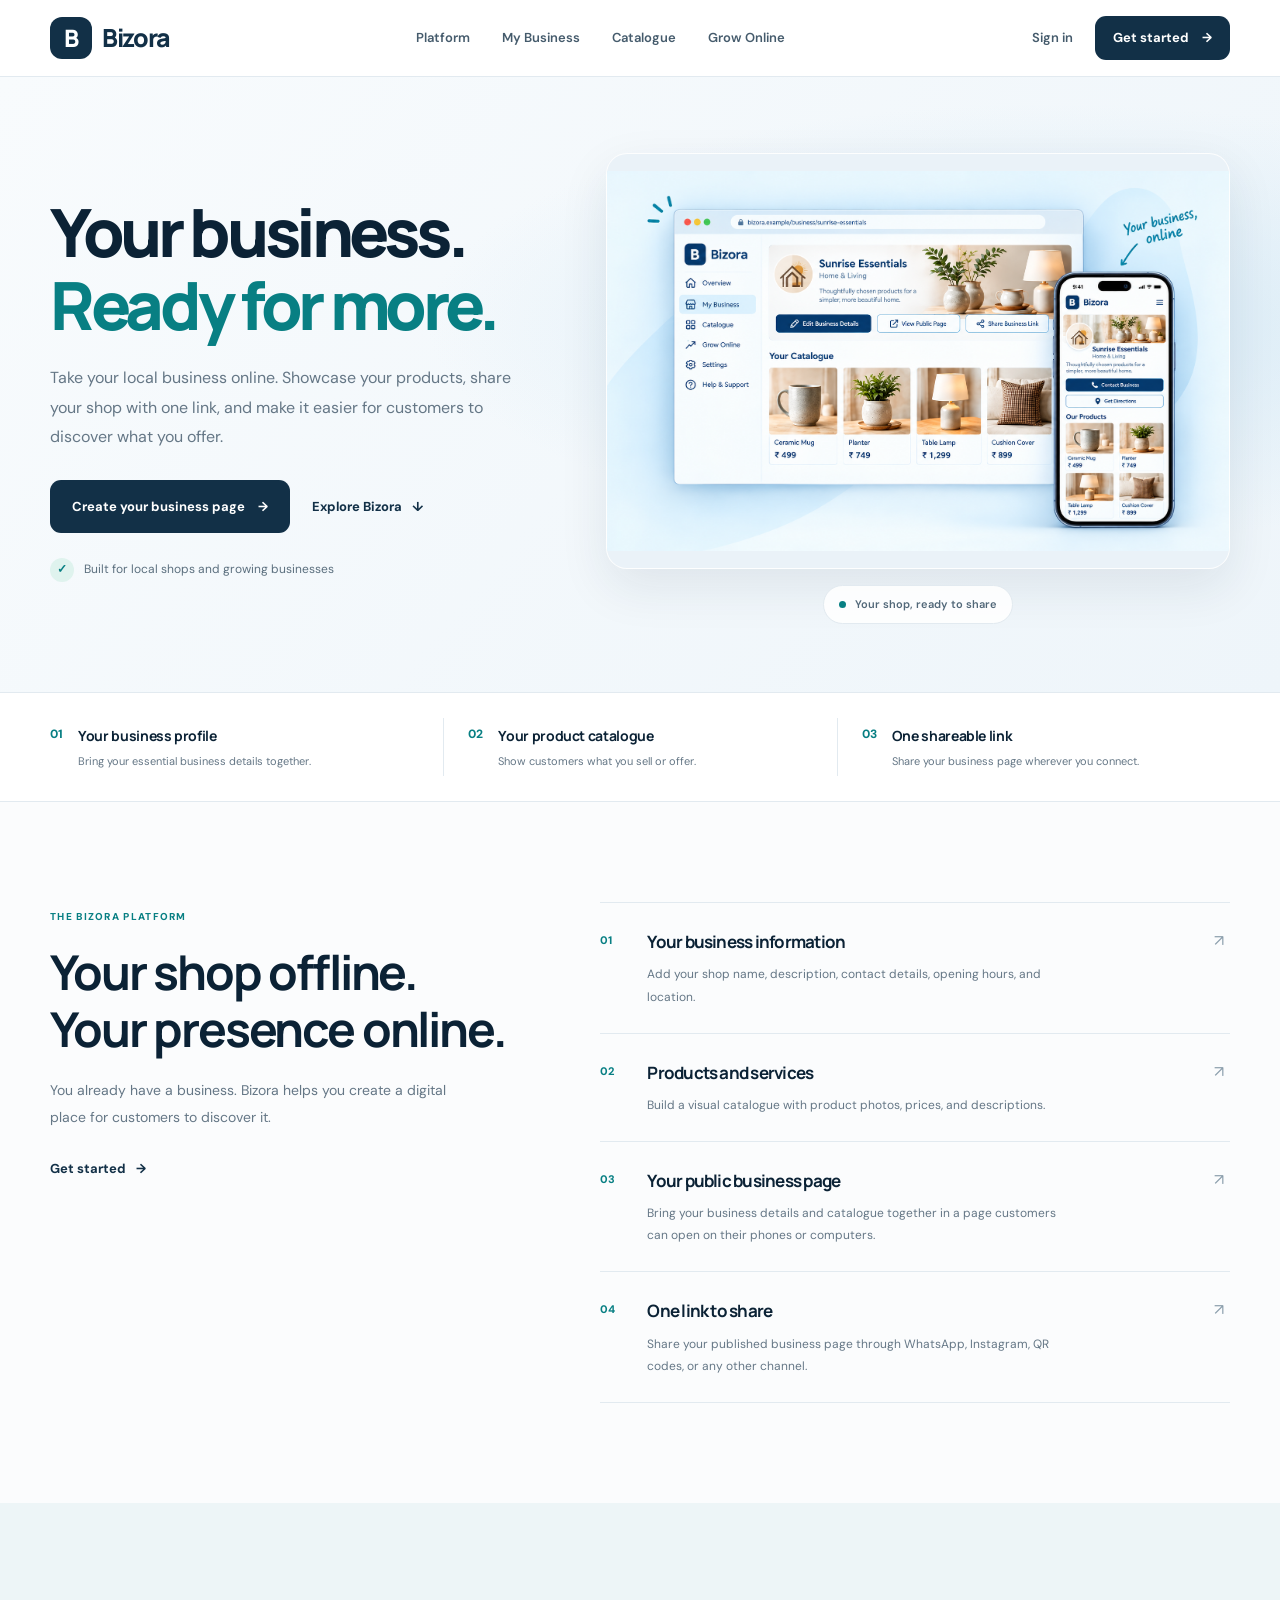
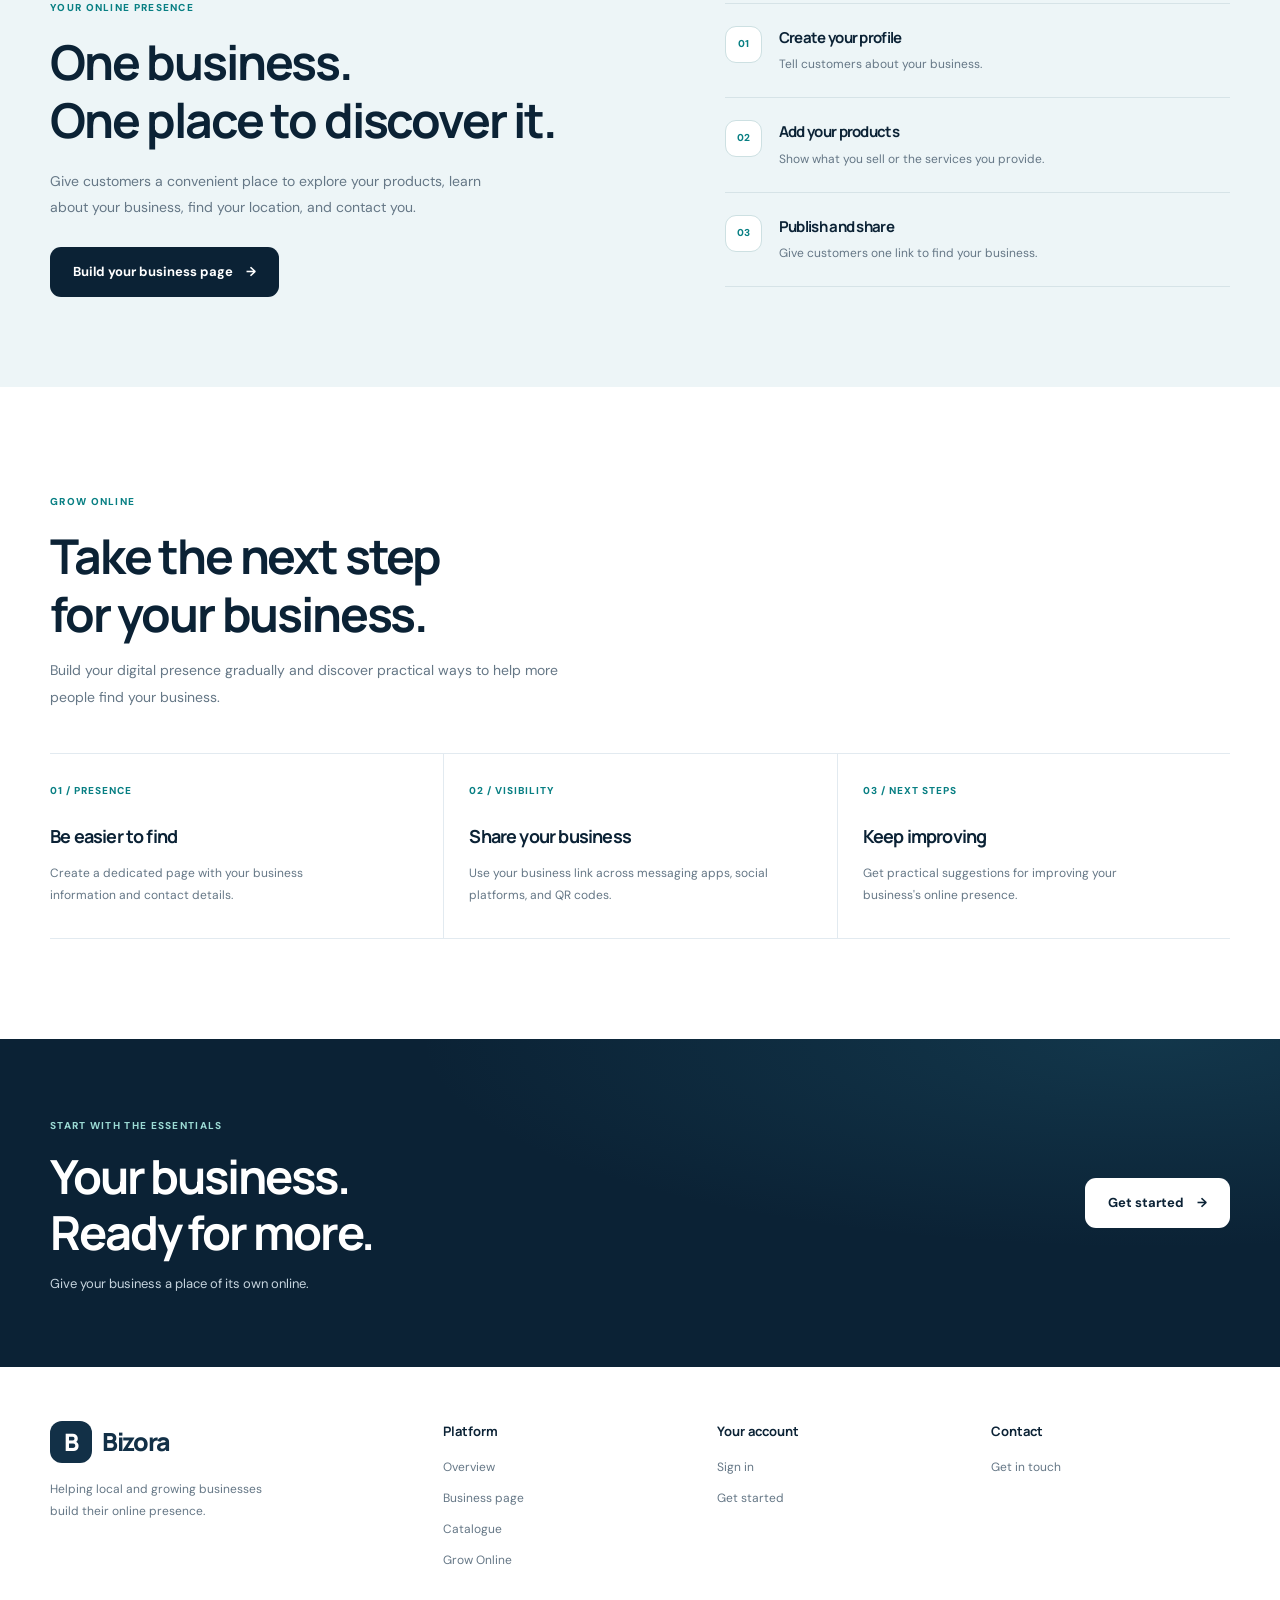
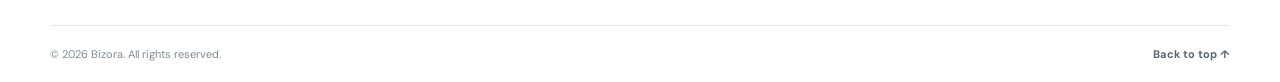
<file: index.html>
<!DOCTYPE html>
<html lang="en">
<head>
    <meta charset="UTF-8">
    <meta name="viewport" content="width=device-width, initial-scale=1.0">
    <meta name="theme-color" content="#102d46">

    <meta
        name="description"
        content="Create your business profile, showcase your products, and share your shop online with Bizora."
    >

    <title>Bizora — Your Business, Ready for More</title>

    <link rel="preconnect" href="https://fonts.googleapis.com">
    <link rel="preconnect" href="https://fonts.gstatic.com" crossorigin>

    <link
        href="https://fonts.googleapis.com/css2?family=DM+Sans:wght@400;500;600;700&family=Manrope:wght@400;500;600;700;800&display=swap"
        rel="stylesheet"
    >

    <link rel="stylesheet" href="./style.css">
    <script src="./script.js" defer></script>
</head>

<body>

    <!-- HEADER -->
    <header class="site-header">
        <div class="container header-inner">

            <a href="#home" class="brand" aria-label="Bizora home">
                <span class="brand-mark">B</span>
                <span class="brand-name">Bizora</span>
            </a>

            <button
                class="menu-toggle"
                id="menu-toggle"
                type="button"
                aria-label="Open navigation"
                aria-expanded="false"
                aria-controls="primary-navigation"
            >
                <span></span>
                <span></span>
                <span></span>
            </button>

            <nav
                class="nav-links"
                id="primary-navigation"
                aria-label="Main navigation"
            >
                <a href="#platform">Platform</a>
                <a href="#business-page">My Business</a>
                <a href="#catalogue">Catalogue</a>
                <a href="#grow-online">Grow Online</a>

                <a href="./login.html" class="mobile-sign-in">
                    Sign in
                </a>
            </nav>

            <div class="header-actions">
                <a href="./login.html" class="sign-in desktop-sign-in">
                    Sign in
                </a>

                <a
                    href="./register.html"
                    class="button button-primary header-cta"
                >
                    Get started
                    <span aria-hidden="true">→</span>
                </a>
            </div>

        </div>
    </header>


    <main>

        <!-- HERO -->
        <section class="hero" id="home">
            <div class="container hero-grid">

                <div class="hero-copy">

                    <h1>
                        Your business.<br>
                        <span>Ready for more.</span>
                    </h1>

                    <p class="hero-description">
                        Take your local business online.
                        Showcase your products, share your shop
                        with one link, and make it easier for
                        customers to discover what you offer.
                    </p>

                    <div class="hero-actions">

                        <a
                            href="./register.html"
                            class="button button-primary hero-primary"
                        >
                            Create your business page
                            <span aria-hidden="true">→</span>
                        </a>

                        <a href="#platform" class="text-link">
                            Explore Bizora
                            <span aria-hidden="true">↓</span>
                        </a>

                    </div>

                    <div class="hero-note">
                        <span class="note-check" aria-hidden="true">✓</span>
                        <span>Built for local shops and growing businesses</span>
                    </div>

                </div>


                <!-- PRODUCT VISUAL -->
                <div class="hero-visual">

                    <div class="hero-image-frame">
                        <img
                            src="bizora-hero.png"
                            alt="Concept illustration of a business storefront displayed on a laptop and smartphone"
                            class="hero-image"
                            fetchpriority="high"
                        >
                    </div>

                    <div class="hero-image-caption">
                        <span class="caption-dot"></span>
                        Your shop, ready to share
                    </div>

                </div>

            </div>
        </section>


        <!-- CORE VALUE -->
        <section class="value-strip" aria-label="Bizora benefits">
            <div class="container value-grid">

                <article class="value-item">
                    <span class="value-number">01</span>

                    <div>
                        <h3>Your business profile</h3>
                        <p>Bring your essential business details together.</p>
                    </div>
                </article>

                <article class="value-item">
                    <span class="value-number">02</span>

                    <div>
                        <h3>Your product catalogue</h3>
                        <p>Show customers what you sell or offer.</p>
                    </div>
                </article>

                <article class="value-item">
                    <span class="value-number">03</span>

                    <div>
                        <h3>One shareable link</h3>
                        <p>Share your business page wherever you connect.</p>
                    </div>
                </article>

            </div>
        </section>


        <!-- PLATFORM OVERVIEW -->
        <section class="section platform-section" id="platform">
            <div class="container platform-layout">

                <div class="section-copy">

                    <span class="eyebrow">THE BIZORA PLATFORM</span>

                    <h2>
                        Your shop offline.<br>
                        Your presence online.
                    </h2>

                    <p class="section-description">
                        You already have a business.
                        Bizora helps you create a digital place
                        for customers to discover it.
                    </p>

                    <a href="./register.html" class="text-link section-link">
                        Get started
                        <span aria-hidden="true">→</span>
                    </a>

                </div>


                <div class="platform-features">

                    <article class="platform-feature" id="business-profile">
                        <span class="feature-index">01</span>

                        <div class="feature-content">
                            <h3>Your business information</h3>

                            <p>
                                Add your shop name, description,
                                contact details, opening hours,
                                and location.
                            </p>
                        </div>

                        <span class="feature-arrow" aria-hidden="true">↗</span>
                    </article>


                    <article class="platform-feature" id="catalogue">
                        <span class="feature-index">02</span>

                        <div class="feature-content">
                            <h3>Products and services</h3>

                            <p>
                                Build a visual catalogue with
                                product photos, prices, and descriptions.
                            </p>
                        </div>

                        <span class="feature-arrow" aria-hidden="true">↗</span>
                    </article>


                    <article class="platform-feature" id="business-page">
                        <span class="feature-index">03</span>

                        <div class="feature-content">
                            <h3>Your public business page</h3>

                            <p>
                                Bring your business details and
                                catalogue together in a page customers
                                can open on their phones or computers.
                            </p>
                        </div>

                        <span class="feature-arrow" aria-hidden="true">↗</span>
                    </article>


                    <article class="platform-feature" id="share-link">
                        <span class="feature-index">04</span>

                        <div class="feature-content">
                            <h3>One link to share</h3>

                            <p>
                                Share your published business page
                                through WhatsApp, Instagram, QR codes,
                                or any other channel.
                            </p>
                        </div>

                        <span class="feature-arrow" aria-hidden="true">↗</span>
                    </article>

                </div>

            </div>
        </section>


        <!-- PUBLIC BUSINESS PAGE -->
        <section class="presence-section">
            <div class="container presence-layout">

                <div class="presence-copy">

                    <span class="eyebrow">YOUR ONLINE PRESENCE</span>

                    <h2>
                        One business.<br>
                        One place to discover it.
                    </h2>

                    <p>
                        Give customers a convenient place to
                        explore your products, learn about your
                        business, find your location, and contact you.
                    </p>

                    <a href="./register.html" class="button button-dark">
                        Build your business page
                        <span aria-hidden="true">→</span>
                    </a>

                </div>


                <div class="presence-steps">

                    <div class="presence-step">
                        <span class="step-marker">01</span>

                        <div>
                            <h3>Create your profile</h3>
                            <p>Tell customers about your business.</p>
                        </div>
                    </div>

                    <div class="presence-step">
                        <span class="step-marker">02</span>

                        <div>
                            <h3>Add your products</h3>
                            <p>Show what you sell or the services you provide.</p>
                        </div>
                    </div>

                    <div class="presence-step">
                        <span class="step-marker">03</span>

                        <div>
                            <h3>Publish and share</h3>
                            <p>Give customers one link to find your business.</p>
                        </div>
                    </div>

                </div>

            </div>
        </section>


        <!-- GROW ONLINE -->
        <section class="section process-section" id="grow-online">
            <div class="container">

                <div class="process-heading">

                    <span class="eyebrow">GROW ONLINE</span>

                    <h2>
                        Take the next step<br>
                        for your business.
                    </h2>

                    <p>
                        Build your digital presence gradually
                        and discover practical ways to help
                        more people find your business.
                    </p>

                </div>


                <div class="process-grid">

                    <article class="process-step">
                        <span class="process-number">01 / PRESENCE</span>

                        <h3>Be easier to find</h3>

                        <p>
                            Create a dedicated page with your
                            business information and contact details.
                        </p>
                    </article>


                    <article class="process-step">
                        <span class="process-number">02 / VISIBILITY</span>

                        <h3>Share your business</h3>

                        <p>
                            Use your business link across messaging
                            apps, social platforms, and QR codes.
                        </p>
                    </article>


                    <article class="process-step">
                        <span class="process-number">03 / NEXT STEPS</span>

                        <h3>Keep improving</h3>

                        <p>
                            Get practical suggestions for improving
                            your business's online presence.
                        </p>
                    </article>

                </div>

            </div>
        </section>


        <!-- FINAL CTA -->
        <section class="final-cta">
            <div class="container final-cta-inner">

                <div>
                    <span class="cta-eyebrow">START WITH THE ESSENTIALS</span>

                    <h2>
                        Your business.<br>
                        Ready for more.
                    </h2>

                    <p>
                        Give your business a place of its own online.
                    </p>
                </div>

                <a href="./register.html" class="button button-light">
                    Get started
                    <span aria-hidden="true">→</span>
                </a>

            </div>
        </section>

    </main>


    <!-- FOOTER -->
    <footer class="site-footer">
        <div class="container">

            <div class="footer-main">

                <div class="footer-brand-column">

                    <a href="#home" class="brand footer-brand">
                        <span class="brand-mark">B</span>
                        <span class="brand-name">Bizora</span>
                    </a>

                    <p class="footer-description">
                        Helping local and growing businesses
                        build their online presence.
                    </p>

                </div>


                <div class="footer-column">
                    <h3>Platform</h3>
                    <a href="#platform">Overview</a>
                    <a href="#business-page">Business page</a>
                    <a href="#catalogue">Catalogue</a>
                    <a href="#grow-online">Grow Online</a>
                </div>


                <div class="footer-column">
                    <h3>Your account</h3>
                    <a href="./login.html">Sign in</a>
                    <a href="./register.html">Get started</a>
                </div>


                <div class="footer-column">
                    <h3>Contact</h3>
                    <a href="mailto:hello@bizora.in">Get in touch</a>
                </div>

            </div>


            <div class="footer-bottom">

                <p>
                    © <span id="current-year">2026</span> Bizora.
                    All rights reserved.
                </p>

                <a href="#home" class="back-to-top">
                    Back to top ↑
                </a>

            </div>

        </div>
    </footer>

</body>
</html>
</file>
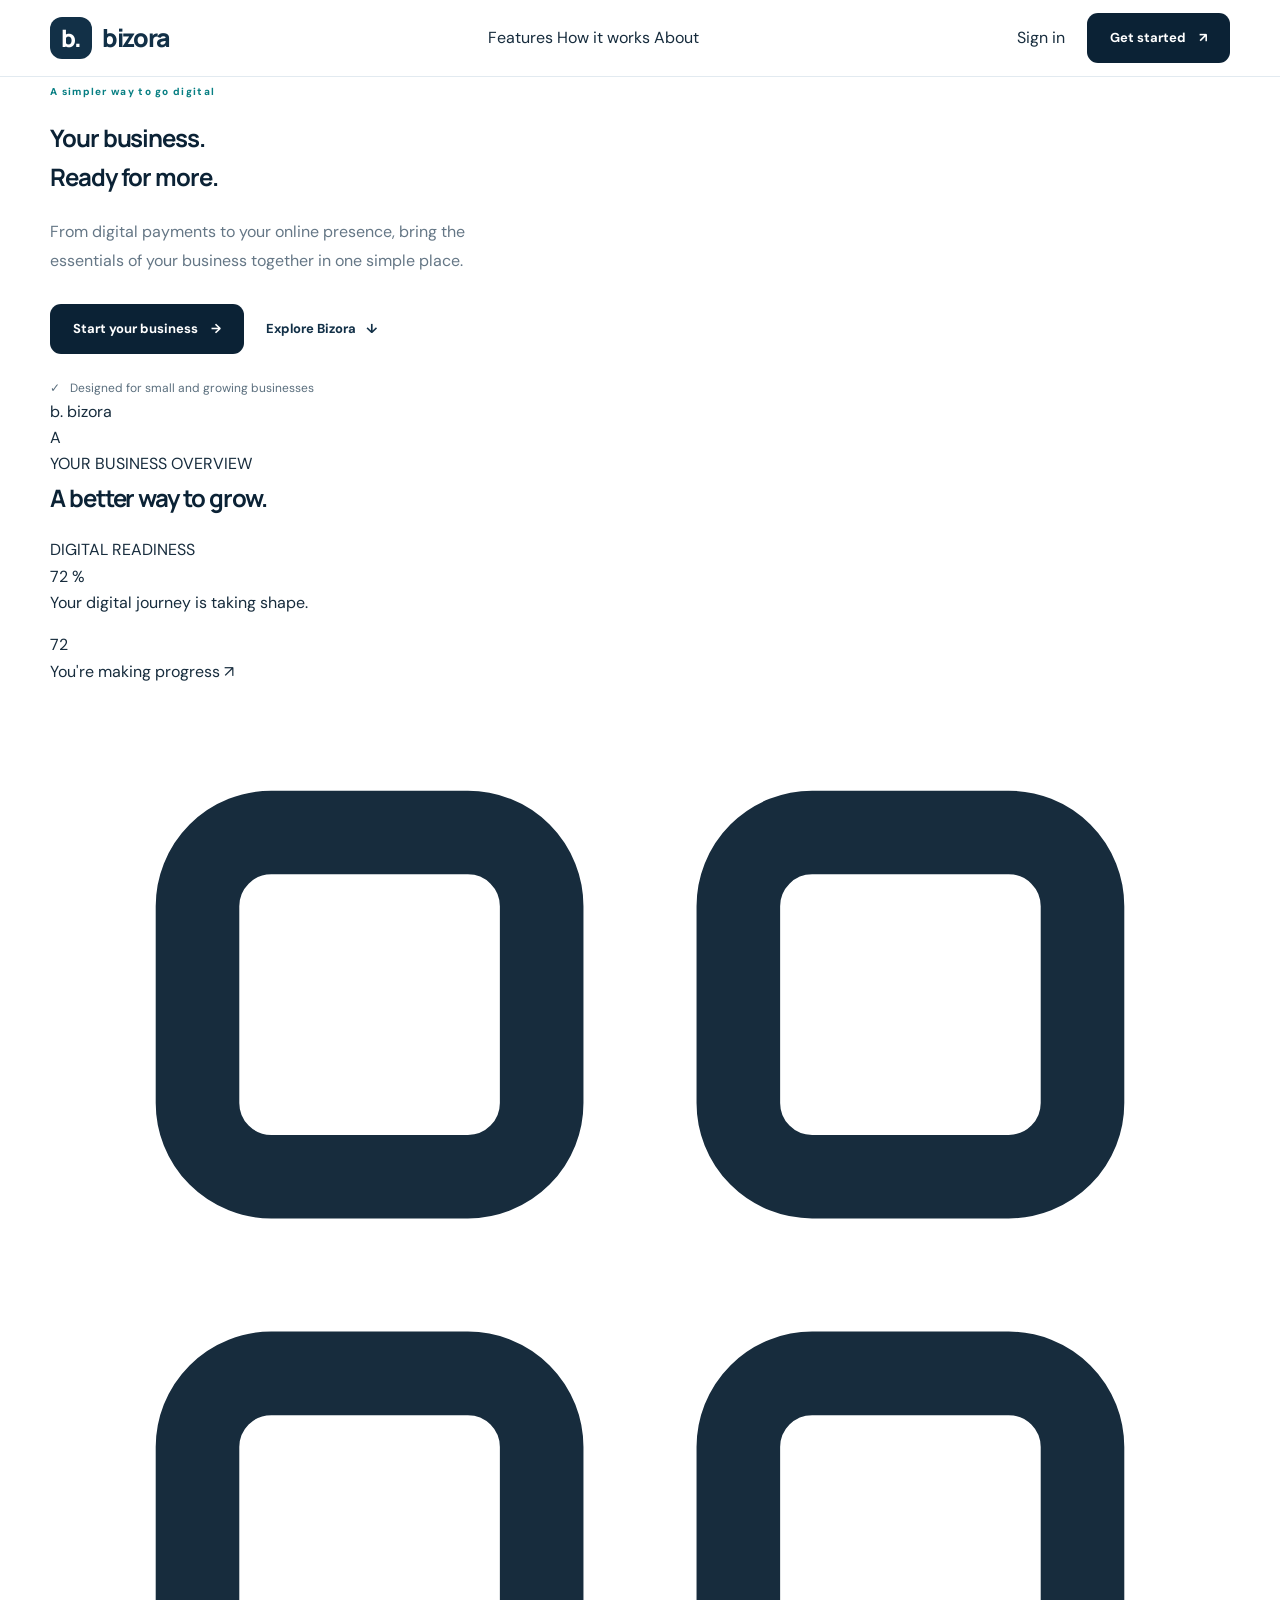
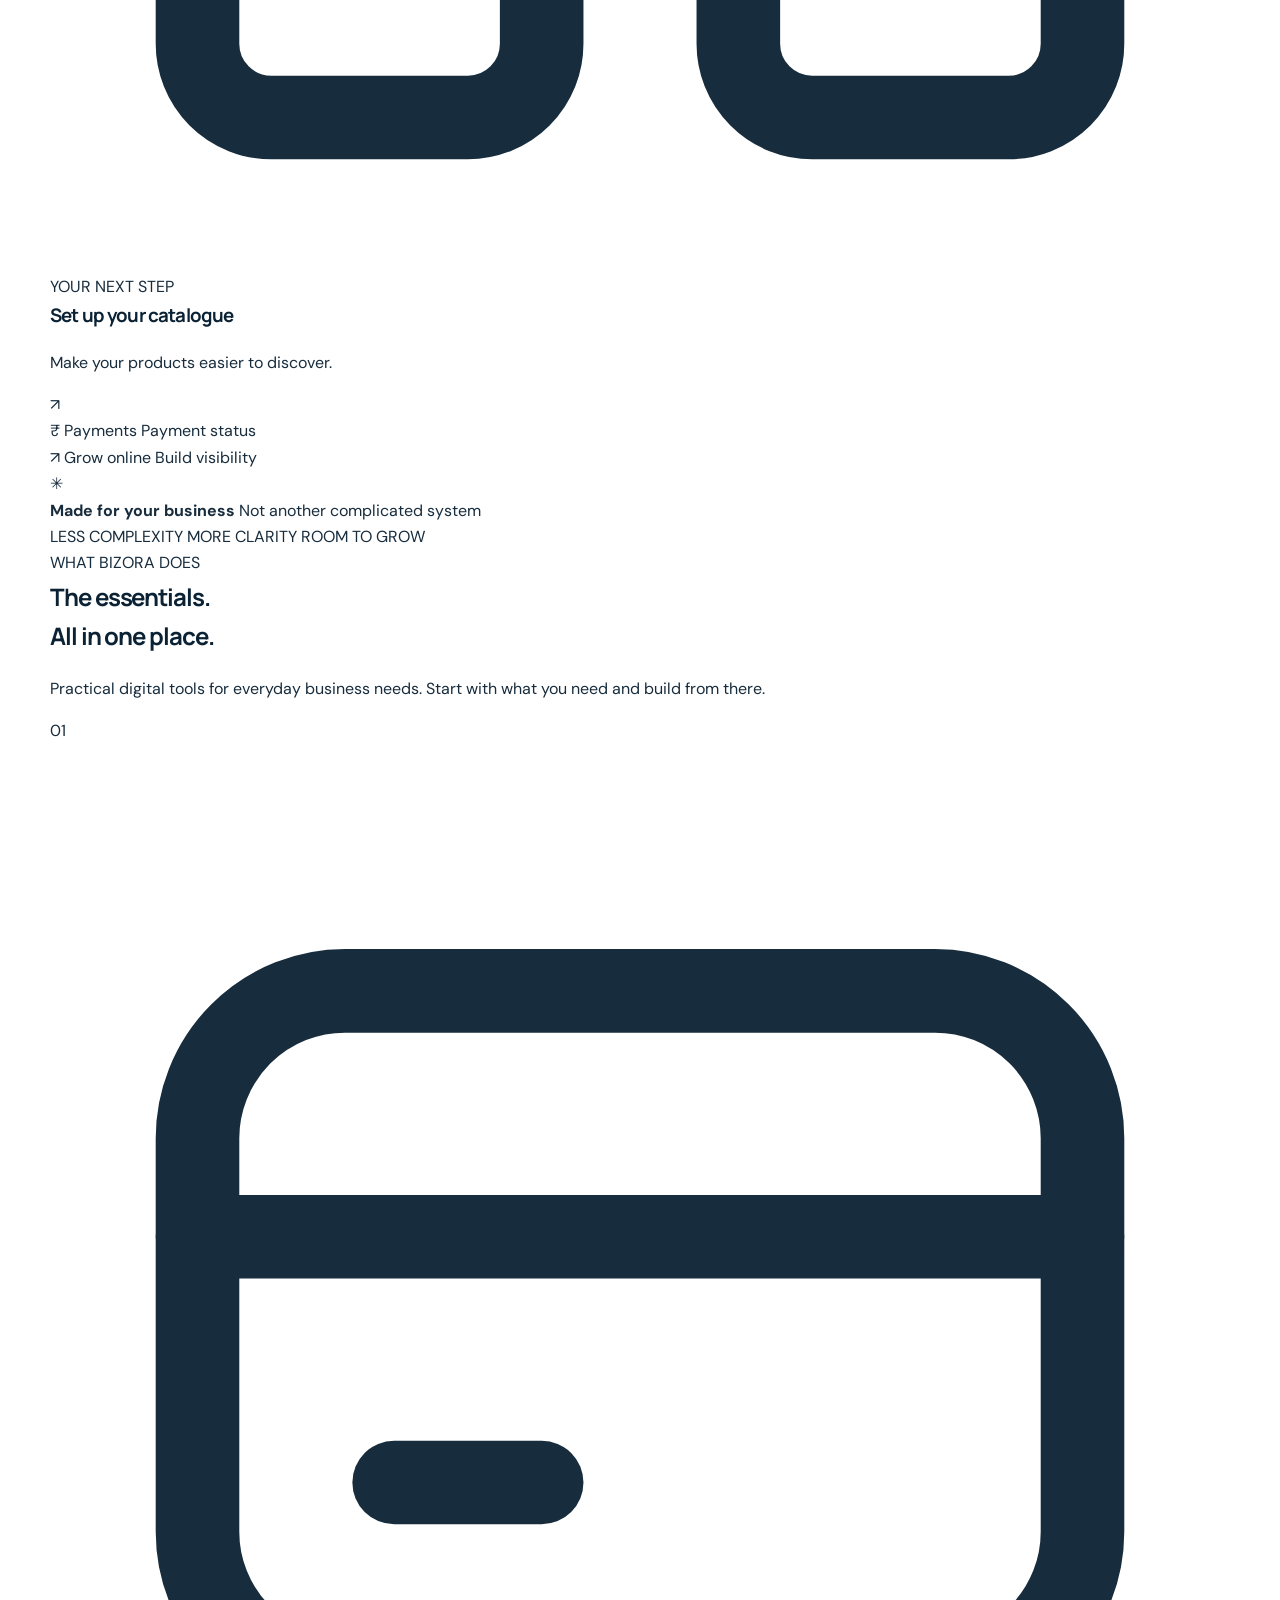
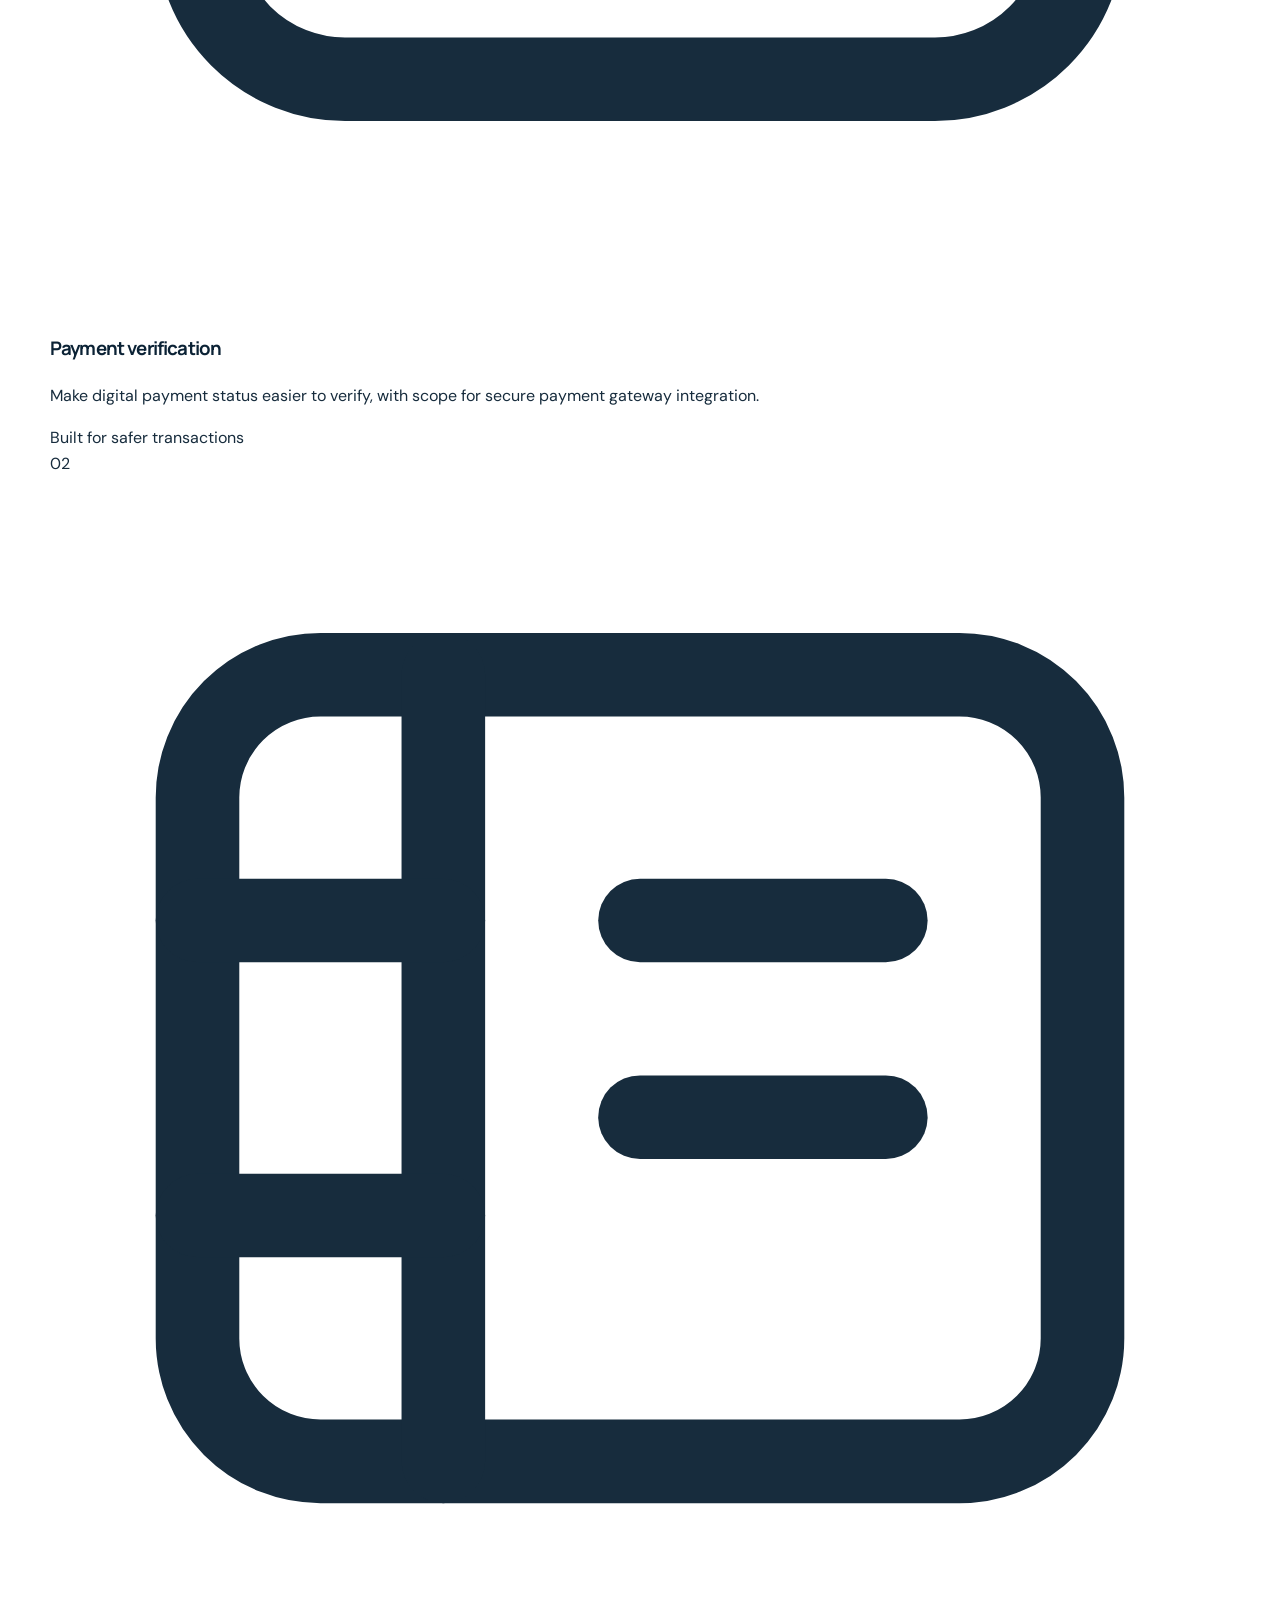
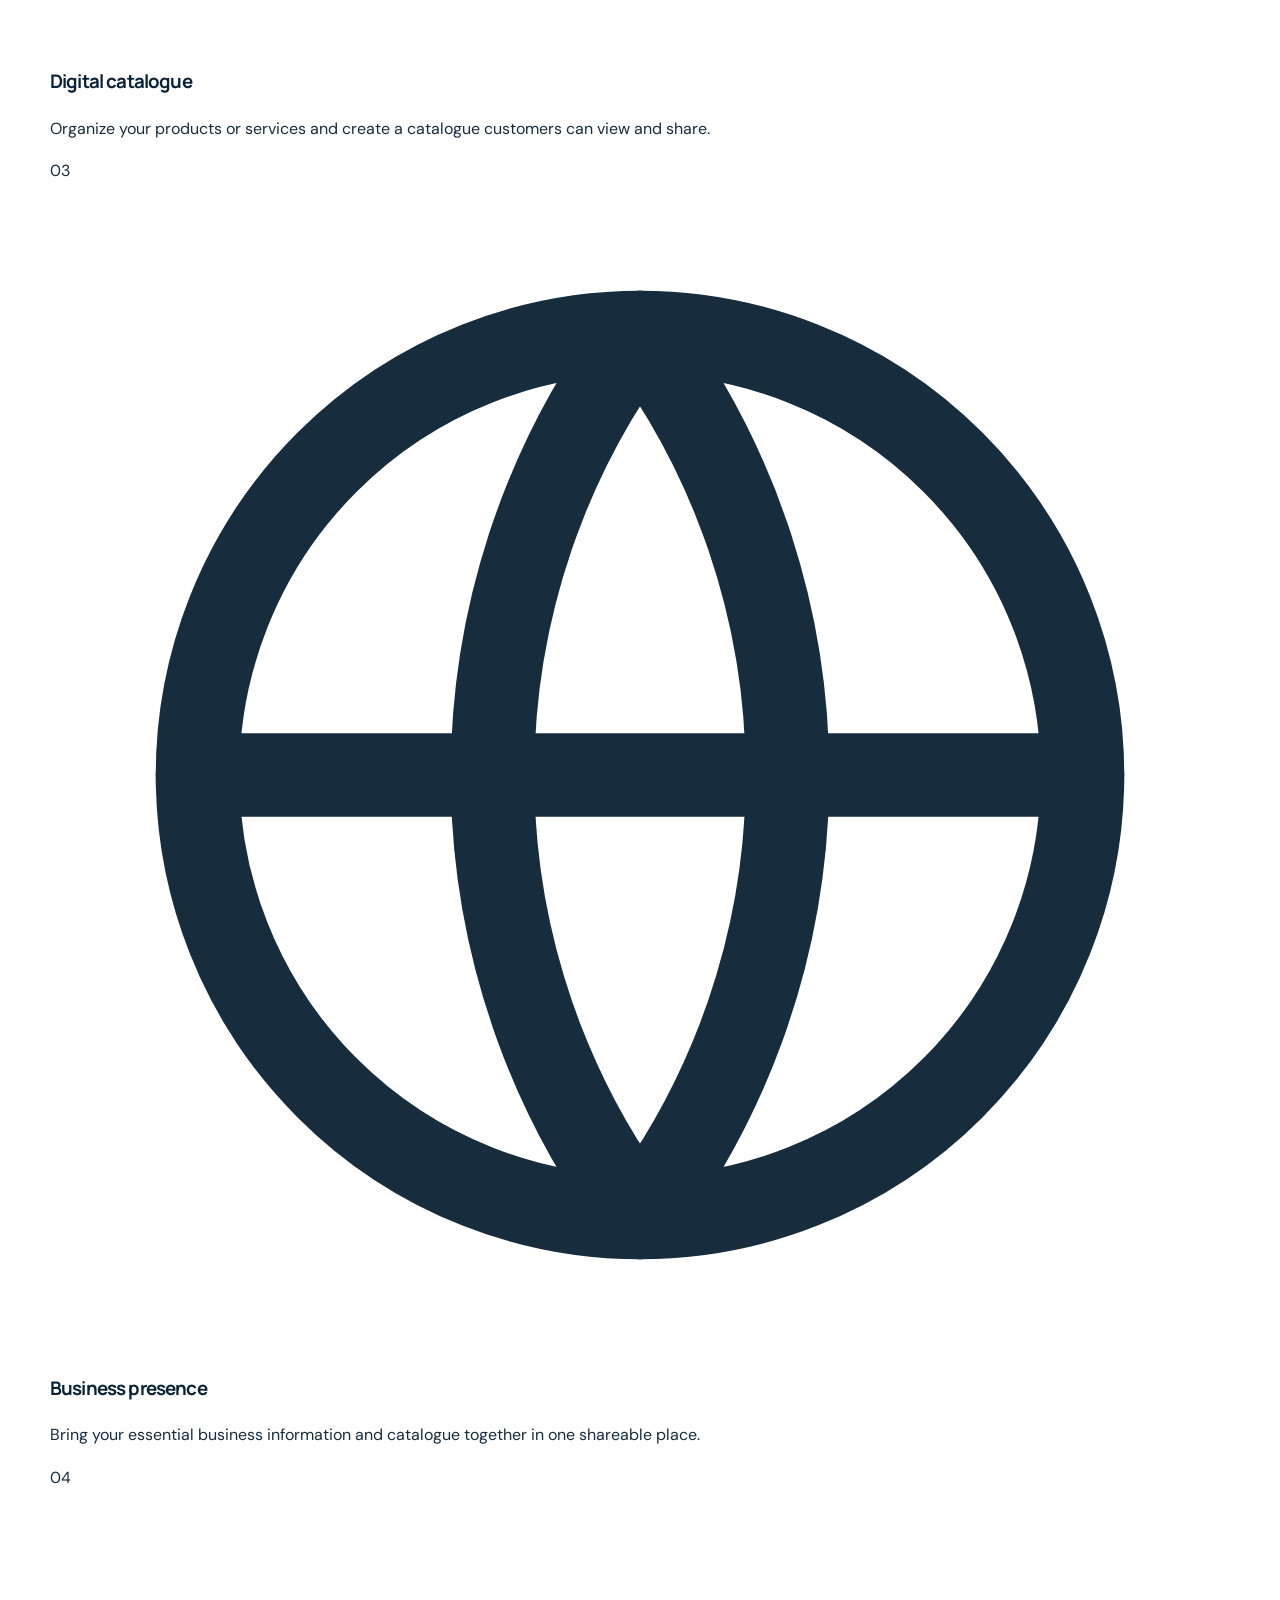
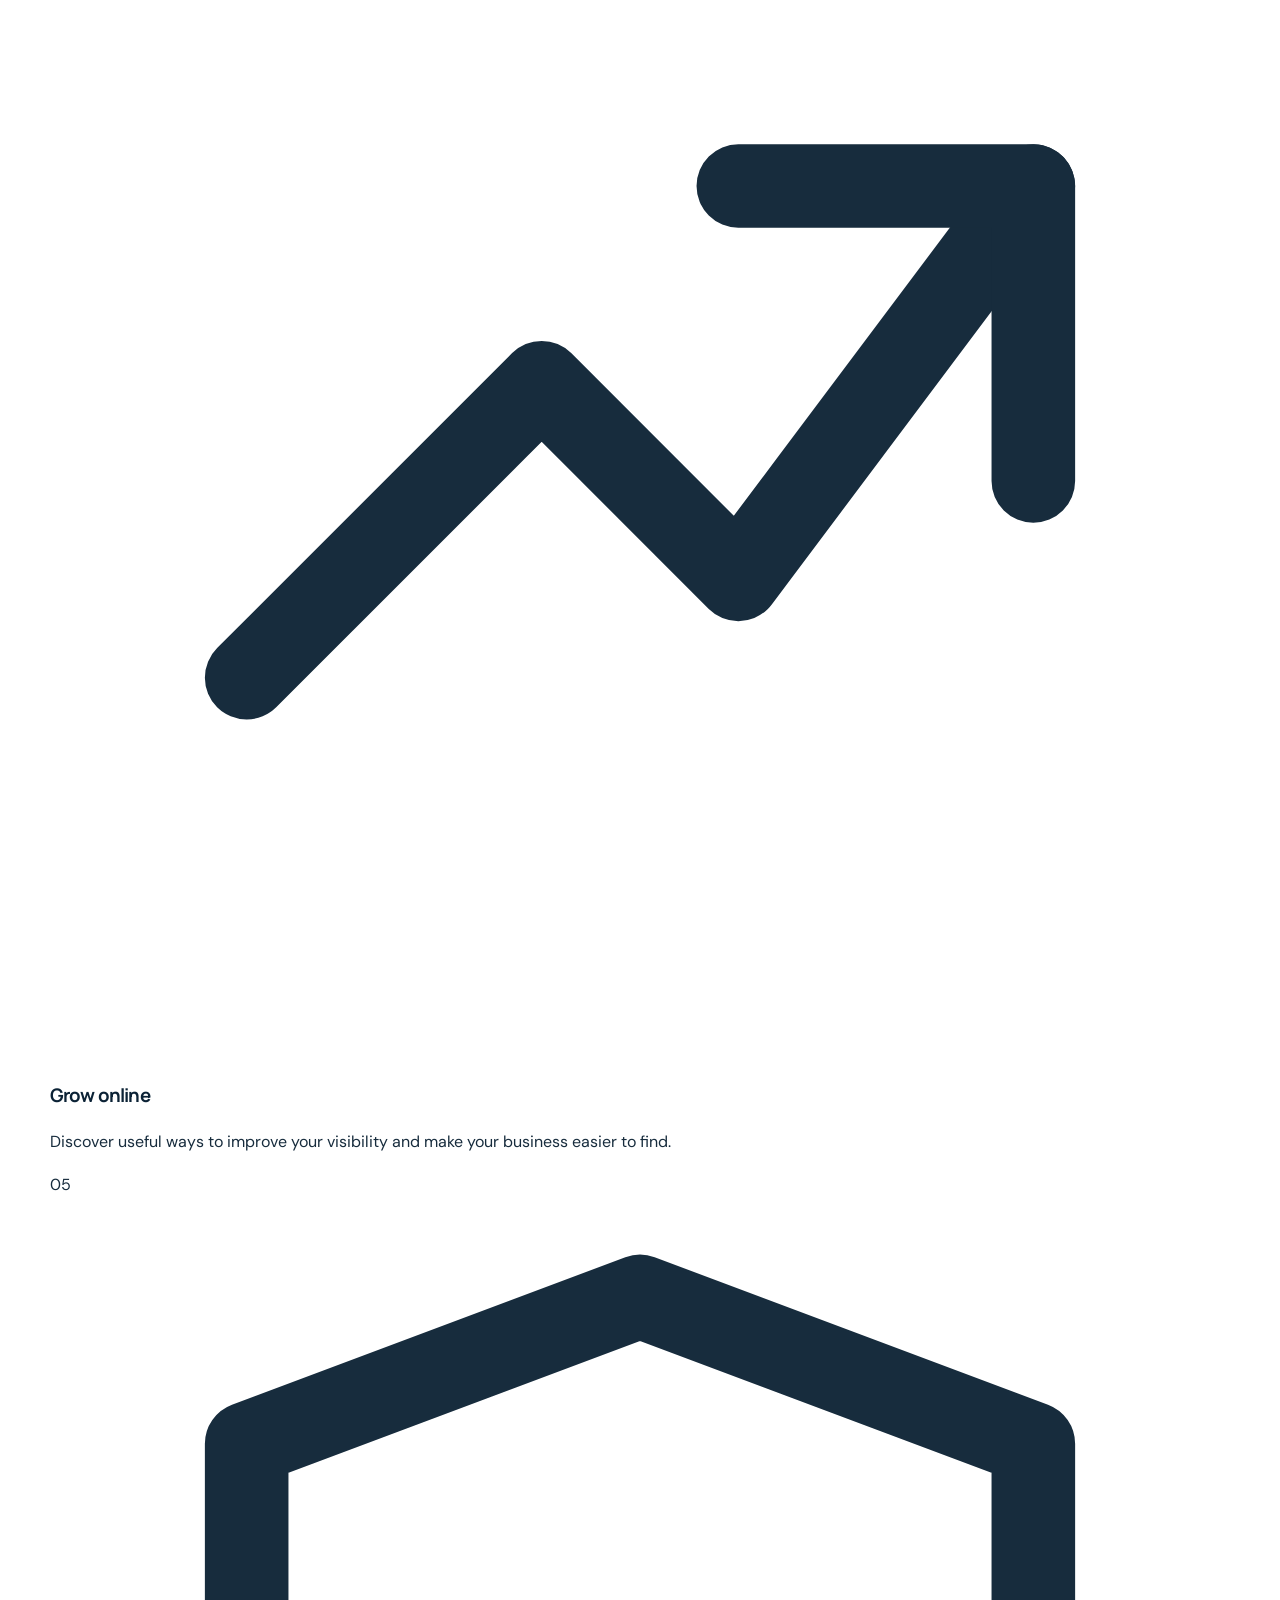
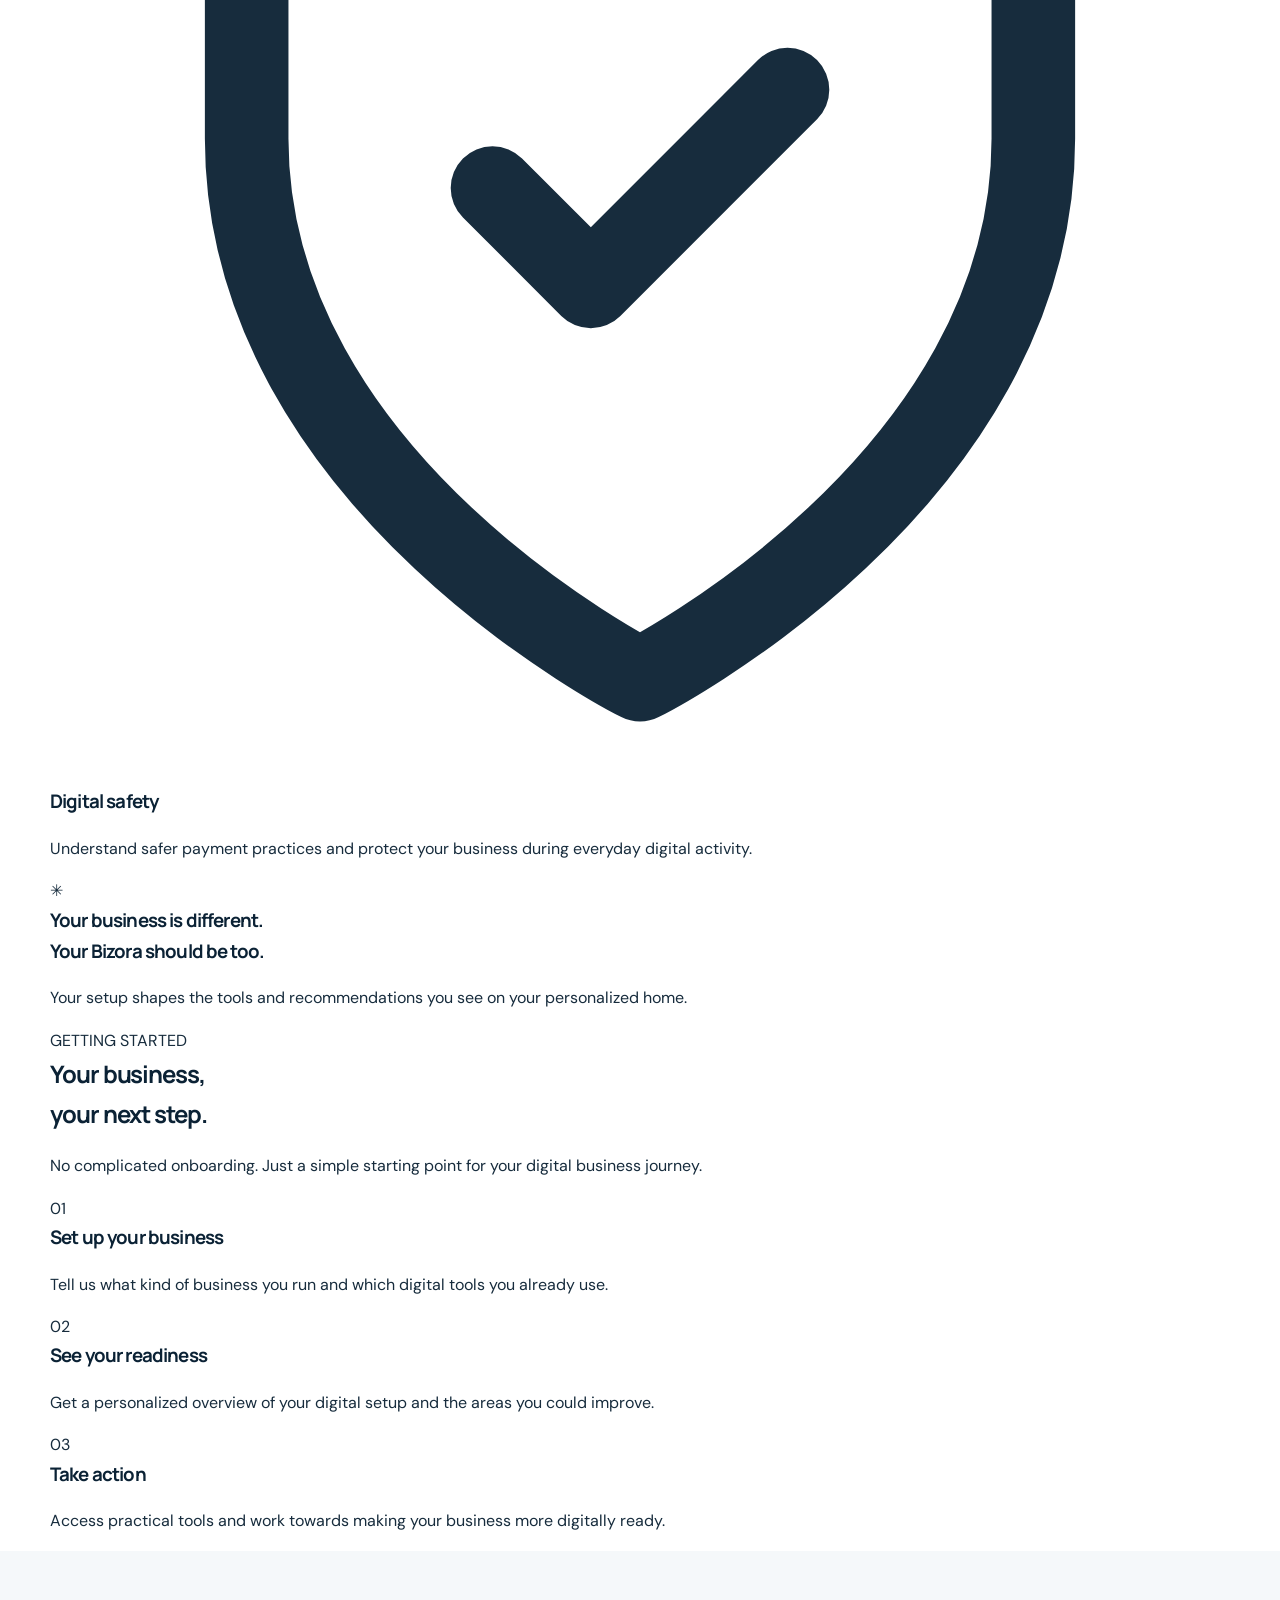
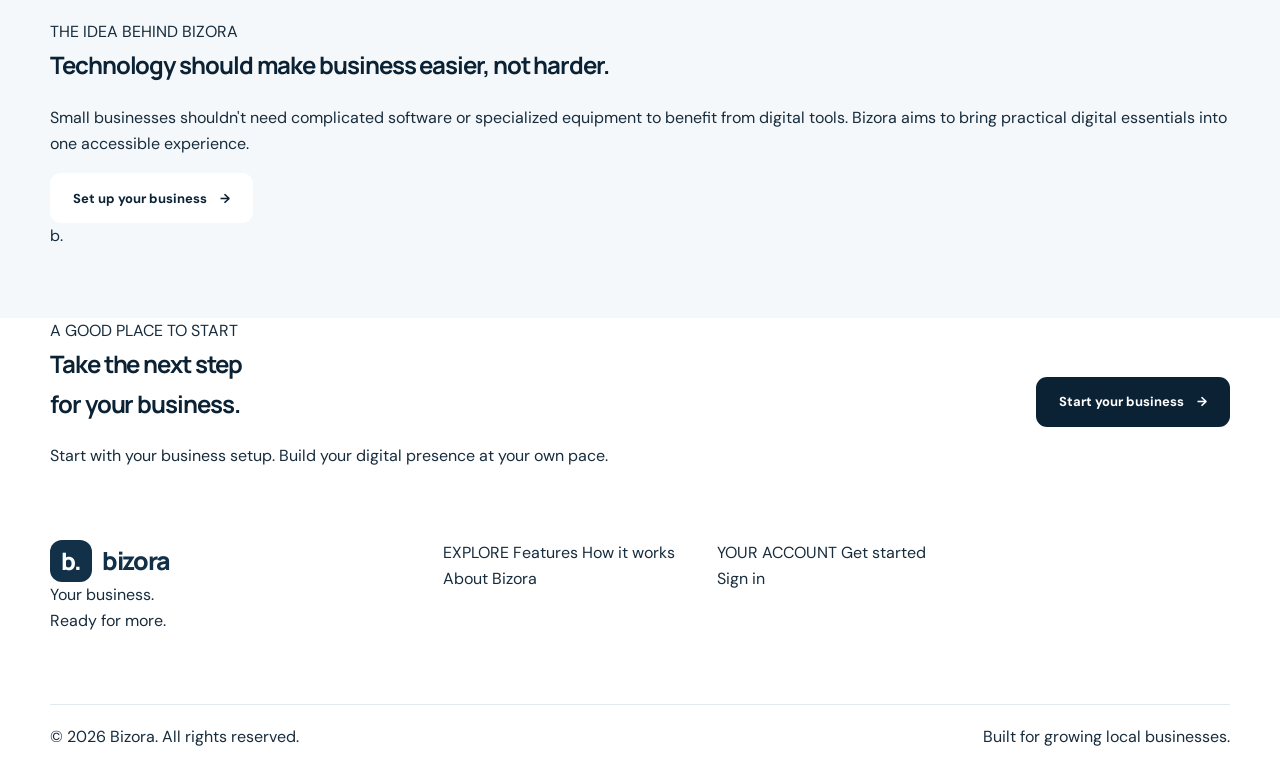
<file: home.html>
<!DOCTYPE html>
<html lang="en">
<head>
    <meta charset="UTF-8">
    <meta name="viewport" content="width=device-width, initial-scale=1.0">

    <meta name="theme-color" content="#f8faf8">
    <meta
        name="description"
        content="Bizora helps small and growing businesses simplify digital payments, create product catalogues, improve online presence and stay safer online."
    >

    <title>Bizora — Your Business, Digitally Ready</title>

    <!-- Fonts -->
    <link rel="preconnect" href="https://fonts.googleapis.com">
    <link rel="preconnect" href="https://fonts.gstatic.com" crossorigin>
    <link
        href="https://fonts.googleapis.com/css2?family=DM+Sans:wght@400;500;600;700&family=Manrope:wght@400;500;600;700;800&display=swap"
        rel="stylesheet"
    >

    <!-- Stylesheet -->
    <link rel="stylesheet" href="style.css">

    <!-- JavaScript -->
    <script src="home.js" defer></script>
</head>

<body>

    <!-- =========================
         HEADER
    ========================== -->

    <header class="site-header">
        <div class="container header-inner">

            <a href="home.html" class="brand" aria-label="Bizora home">
                <span class="brand-mark" aria-hidden="true">b.</span>
                <span class="brand-name">bizora</span>
            </a>

            <nav class="desktop-nav" aria-label="Main navigation">
                <a href="#features">Features</a>
                <a href="#how-it-works">How it works</a>
                <a href="#about">About</a>
            </nav>

            <div class="header-actions">
                <a href="login.html" class="sign-in-link">Sign in</a>

                <a href="register.html" class="button button-small button-dark">
                    Get started
                    <span aria-hidden="true">↗</span>
                </a>
            </div>

        </div>
    </header>


    <main>

        <!-- =========================
             HERO SECTION
        ========================== -->

        <section class="hero-section">
            <div class="hero-background" aria-hidden="true"></div>

            <div class="container hero-layout">

                <div class="hero-content">

                    <div class="eyebrow">
                        <span class="status-dot"></span>
                        A simpler way to go digital
                    </div>

                    <h1>
                        Your business.<br>
                        <span class="heading-accent">Ready for more.</span>
                    </h1>

                    <p class="hero-description">
                        From digital payments to your online presence,
                        bring the essentials of your business together
                    in one simple place.
                    </p>

                    <div class="hero-actions">

                        <a href="register.html" class="button button-dark button-large">
                            Start your business
                            <span aria-hidden="true">→</span>
                        </a>

                        <a href="#features" class="text-link">
                            Explore Bizora
                            <span aria-hidden="true">↓</span>
                        </a>

                    </div>

                    <div class="hero-note">
                        <span aria-hidden="true">✓</span>
                        Designed for small and growing businesses
                    </div>

                </div>


                <!-- Product preview -->

                <div class="hero-visual" aria-label="Preview of the Bizora business dashboard">

                    <div class="visual-decoration visual-decoration-one"></div>
                    <div class="visual-decoration visual-decoration-two"></div>

                    <div class="preview-window">

                        <div class="preview-topbar">

                            <div class="preview-brand">
                                <span class="preview-brand-mark">b.</span>
                                <span>bizora</span>
                            </div>

                            <span class="preview-avatar" aria-hidden="true">A</span>

                        </div>


                        <div class="preview-content">

                            <div class="preview-greeting">
                                <span>YOUR BUSINESS OVERVIEW</span>
                                <h2>A better way to grow.</h2>
                            </div>


                            <!-- Readiness preview -->

                            <div class="readiness-card">

                                <div class="readiness-card-top">

                                    <div>
                                        <span class="card-overline">
                                            DIGITAL READINESS
                                        </span>

                                        <div class="readiness-number">
                                            <span>72</span>
                                            <span class="readiness-percent">%</span>
                                        </div>

                                        <p class="readiness-caption">
                                            Your digital journey is taking shape.
                                        </p>
                                    </div>

                                    <div
                                        class="readiness-ring"
                                        role="img"
                                        aria-label="Illustrative digital readiness score of 72 percent"
                                    >
                                        <div class="readiness-ring-inner">
                                            <span>72</span>
                                        </div>
                                    </div>

                                </div>

                                <div
                                    class="progress-track"
                                    role="presentation"
                                >
                                    <div class="progress-fill"></div>
                                </div>

                                <div class="readiness-footer">
                                    <span>You're making progress</span>
                                    <span class="progress-indicator">↗</span>
                                </div>

                            </div>


                            <!-- Recommended action -->

                            <div class="recommendation-card">

                                <div class="recommendation-icon" aria-hidden="true">
                                    <svg
                                        viewBox="0 0 24 24"
                                        fill="none"
                                        stroke="currentColor"
                                        stroke-width="1.7"
                                        stroke-linecap="round"
                                        stroke-linejoin="round"
                                    >
                                        <rect x="3" y="3" width="7" height="7" rx="1.5"/>
                                        <rect x="14" y="3" width="7" height="7" rx="1.5"/>
                                        <rect x="3" y="14" width="7" height="7" rx="1.5"/>
                                        <rect x="14" y="14" width="7" height="7" rx="1.5"/>
                                    </svg>
                                </div>

                                <div class="recommendation-content">
                                    <span class="recommendation-label">
                                        YOUR NEXT STEP
                                    </span>

                                    <h3>Set up your catalogue</h3>

                                    <p>
                                        Make your products easier to discover.
                                    </p>
                                </div>

                                <span class="recommendation-arrow" aria-hidden="true">
                                    ↗
                                </span>

                            </div>


                            <!-- Feature preview -->

                            <div class="preview-quick-actions">

                                <div class="preview-action">
                                    <span class="quick-action-icon payment-icon" aria-hidden="true">
                                        ₹
                                    </span>

                                    <span class="quick-action-title">
                                        Payments
                                    </span>

                                    <span class="quick-action-description">
                                        Payment status
                                    </span>
                                </div>

                                <div class="preview-action">
                                    <span class="quick-action-icon growth-icon" aria-hidden="true">
                                        ↗
                                    </span>

                                    <span class="quick-action-title">
                                        Grow online
                                    </span>

                                    <span class="quick-action-description">
                                        Build visibility
                                    </span>
                                </div>

                            </div>

                        </div>

                    </div>


                    <!-- Floating decorative note -->

                    <div class="floating-note">
                        <span class="floating-note-icon" aria-hidden="true">✳</span>

                        <div>
                            <strong>Made for your business</strong>
                            <span>Not another complicated system</span>
                        </div>
                    </div>

                </div>

            </div>


            <div class="container hero-bottom">
                <span>LESS COMPLEXITY</span>
                <span class="hero-bottom-line"></span>
                <span>MORE CLARITY</span>
                <span class="hero-bottom-line"></span>
                <span>ROOM TO GROW</span>
            </div>

        </section>


        <!-- =========================
             FEATURES
        ========================== -->

        <section class="features-section section-padding" id="features">

            <div class="container">

                <div class="section-heading">

                    <div>
                        <span class="section-eyebrow">
                            WHAT BIZORA DOES
                        </span>

                        <h2>
                            The essentials.<br>
                            <span class="heading-accent">All in one place.</span>
                        </h2>
                    </div>

                    <p>
                        Practical digital tools for everyday business needs.
                        Start with what you need and build from there.
                    </p>

                </div>


                <div class="features-grid">

                    <!-- Feature 1 -->

                    <article class="feature-card feature-card-primary">

                        <div class="feature-card-top">
                            <span class="feature-number">01</span>

                            <span class="feature-icon" aria-hidden="true">
                                <svg
                                    viewBox="0 0 24 24"
                                    fill="none"
                                    stroke="currentColor"
                                    stroke-width="1.7"
                                    stroke-linecap="round"
                                    stroke-linejoin="round"
                                >
                                    <rect x="3" y="5" width="18" height="14" rx="3"/>
                                    <path d="M3 10h18"/>
                                    <path d="M7 15h3"/>
                                </svg>
                            </span>
                        </div>

                        <h3>Payment verification</h3>

                        <p>
                            Make digital payment status easier to verify,
                            with scope for secure payment gateway integration.
                        </p>

                        <span class="feature-status">
                            Built for safer transactions
                        </span>

                    </article>


                    <!-- Feature 2 -->

                    <article class="feature-card">

                        <div class="feature-card-top">
                            <span class="feature-number">02</span>

                            <span class="feature-icon" aria-hidden="true">
                                <svg
                                    viewBox="0 0 24 24"
                                    fill="none"
                                    stroke="currentColor"
                                    stroke-width="1.7"
                                    stroke-linecap="round"
                                    stroke-linejoin="round"
                                >
                                    <rect x="3" y="4" width="18" height="16" rx="2.5"/>
                                    <path d="M8 4v16"/>
                                    <path d="M3 9h5"/>
                                    <path d="M3 15h5"/>
                                    <path d="M12 9h5"/>
                                    <path d="M12 13h5"/>
                                </svg>
                            </span>
                        </div>

                        <h3>Digital catalogue</h3>

                        <p>
                            Organize your products or services and create
                            a catalogue customers can view and share.
                        </p>

                    </article>


                    <!-- Feature 3 -->

                    <article class="feature-card">

                        <div class="feature-card-top">
                            <span class="feature-number">03</span>

                            <span class="feature-icon" aria-hidden="true">
                                <svg
                                    viewBox="0 0 24 24"
                                    fill="none"
                                    stroke="currentColor"
                                    stroke-width="1.7"
                                    stroke-linecap="round"
                                    stroke-linejoin="round"
                                >
                                    <circle cx="12" cy="12" r="9"/>
                                    <path d="M3 12h18"/>
                                    <path d="M12 3a15 15 0 0 1 0 18"/>
                                    <path d="M12 3a15 15 0 0 0 0 18"/>
                                </svg>
                            </span>
                        </div>

                        <h3>Business presence</h3>

                        <p>
                            Bring your essential business information and
                            catalogue together in one shareable place.
                        </p>

                    </article>


                    <!-- Feature 4 -->

                    <article class="feature-card">

                        <div class="feature-card-top">
                            <span class="feature-number">04</span>

                            <span class="feature-icon" aria-hidden="true">
                                <svg
                                    viewBox="0 0 24 24"
                                    fill="none"
                                    stroke="currentColor"
                                    stroke-width="1.7"
                                    stroke-linecap="round"
                                    stroke-linejoin="round"
                                >
                                    <path d="M4 16l6-6 4 4 6-8"/>
                                    <path d="M14 6h6v6"/>
                                </svg>
                            </span>
                        </div>

                        <h3>Grow online</h3>

                        <p>
                            Discover useful ways to improve your visibility
                            and make your business easier to find.
                        </p>

                    </article>


                    <!-- Feature 5 -->

                    <article class="feature-card">

                        <div class="feature-card-top">
                            <span class="feature-number">05</span>

                            <span class="feature-icon" aria-hidden="true">
                                <svg
                                    viewBox="0 0 24 24"
                                    fill="none"
                                    stroke="currentColor"
                                    stroke-width="1.7"
                                    stroke-linecap="round"
                                    stroke-linejoin="round"
                                >
                                    <path d="M12 22s8-4 8-11V5l-8-3-8 3v6c0 7 8 11 8 11z"/>
                                    <path d="m9 12 2 2 4-4"/>
                                </svg>
                            </span>
                        </div>

                        <h3>Digital safety</h3>

                        <p>
                            Understand safer payment practices and protect
                            your business during everyday digital activity.
                        </p>

                    </article>


                    <!-- Feature 6 -->

                    <article class="feature-card feature-card-note">

                        <span class="note-symbol" aria-hidden="true">✳</span>

                        <h3>
                            Your business is different.<br>
                            Your Bizora should be too.
                        </h3>

                        <p>
                            Your setup shapes the tools and recommendations
                            you see on your personalized home.
                        </p>

                    </article>

                </div>

            </div>

        </section>


        <!-- =========================
             HOW IT WORKS
        ========================== -->

        <section class="how-section section-padding" id="how-it-works">

            <div class="container">

                <div class="how-heading">

                    <span class="section-eyebrow">
                        GETTING STARTED
                    </span>

                    <h2>
                        Your business,<br>
                        <span class="heading-accent">your next step.</span>
                    </h2>

                    
                    <p>
                        No complicated onboarding. Just a simple starting point
                        for your digital business journey.
                    </p>

                </div>


                <div class="steps-grid">

                    <article class="step-card">

                        <div class="step-top">
                            <span class="step-number">01</span>
                            <span class="step-line"></span>
                        </div>

                        <h3>Set up your business</h3>

                        <p>
                            Tell us what kind of business you run and which
                            digital tools you already use.
                        </p>

                    </article>


                    <article class="step-card">

                        <div class="step-top">
                            <span class="step-number">02</span>
                            <span class="step-line"></span>
                        </div>

                        <h3>See your readiness</h3>

                        <p>
                            Get a personalized overview of your digital setup
                            and the areas you could improve.
                        </p>

                    </article>


                    <article class="step-card">

                        <div class="step-top">
                            <span class="step-number">03</span>
                            <span class="step-line"></span>
                        </div>

                        <h3>Take action</h3>

                        <p>
                            Access practical tools and work towards making
                            your business more digitally ready.
                        </p>

                    </article>

                </div>

            </div>

        </section>


        <!-- =========================
             ABOUT
        ========================== -->

        <section class="about-section section-padding" id="about">

            <div class="container">

                <div class="about-card">

                    <div class="about-content">

                        <span class="section-eyebrow">
                            THE IDEA BEHIND BIZORA
                        </span>

                        <h2>
                            Technology should make business easier,
                            <span>not harder.</span>
                        </h2>

                        <p>
                            Small businesses shouldn't need complicated software
                            or specialized equipment to benefit from digital tools.
                            Bizora aims to bring practical digital essentials
                            into one accessible experience.
                        </p>

                        <a href="register.html" class="button button-light button-large">
                            Set up your business
                            <span aria-hidden="true">→</span>
                        </a>

                    </div>

                    <div class="about-decoration" aria-hidden="true">

                        <div class="about-circle about-circle-one"></div>
                        <div class="about-circle about-circle-two"></div>
                        <div class="about-circle about-circle-three"></div>

                        <div class="about-center-mark">b.</div>

                    </div>

                </div>

            </div>

        </section>


        <!-- =========================
             FINAL CTA
        ========================== -->

        <section class="final-cta-section">

            <div class="container final-cta-inner">

                <div>
                    <span class="section-eyebrow">
                        A GOOD PLACE TO START
                    </span>

                    <h2>
                        Take the next step<br>
                        for your business.
                    </h2>

                    <p>
                        Start with your business setup. Build your digital
                        presence at your own pace.
                    </p>
                </div>

                <a href="register.html" class="button button-dark button-large">
                    Start your business
                    <span aria-hidden="true">→</span>
                </a>

            </div>

        </section>

    </main>


    <!-- =========================
         FOOTER
    ========================== -->

    <footer class="site-footer">

        <div class="container">

            <div class="footer-main">

                <div class="footer-brand-block">

                    <a href="home.html" class="brand" aria-label="Bizora home">
                        <span class="brand-mark" aria-hidden="true">b.</span>
                        <span class="brand-name">bizora</span>
                    </a>

                    <p>
                        Your business.<br>
                        Ready for more.
                    </p>

                </div>


                <div class="footer-links-group">

                    <span class="footer-heading">EXPLORE</span>

                    <a href="#features">Features</a>
                    <a href="#how-it-works">How it works</a>
                    <a href="#about">About Bizora</a>

                </div>


                <div class="footer-links-group">

                    <span class="footer-heading">YOUR ACCOUNT</span>

                    <a href="register.html">Get started</a>
                    <a href="login.html">Sign in</a>

                </div>

            </div>


            <div class="footer-bottom">

                <span>
                    © <span id="current-year">2026</span> Bizora.
                    All rights reserved.
                </span>

                <span class="footer-tagline">
                    Built for growing local businesses.
                </span>

            </div>

        </div>

    </footer>

</body>
</html>
</file>
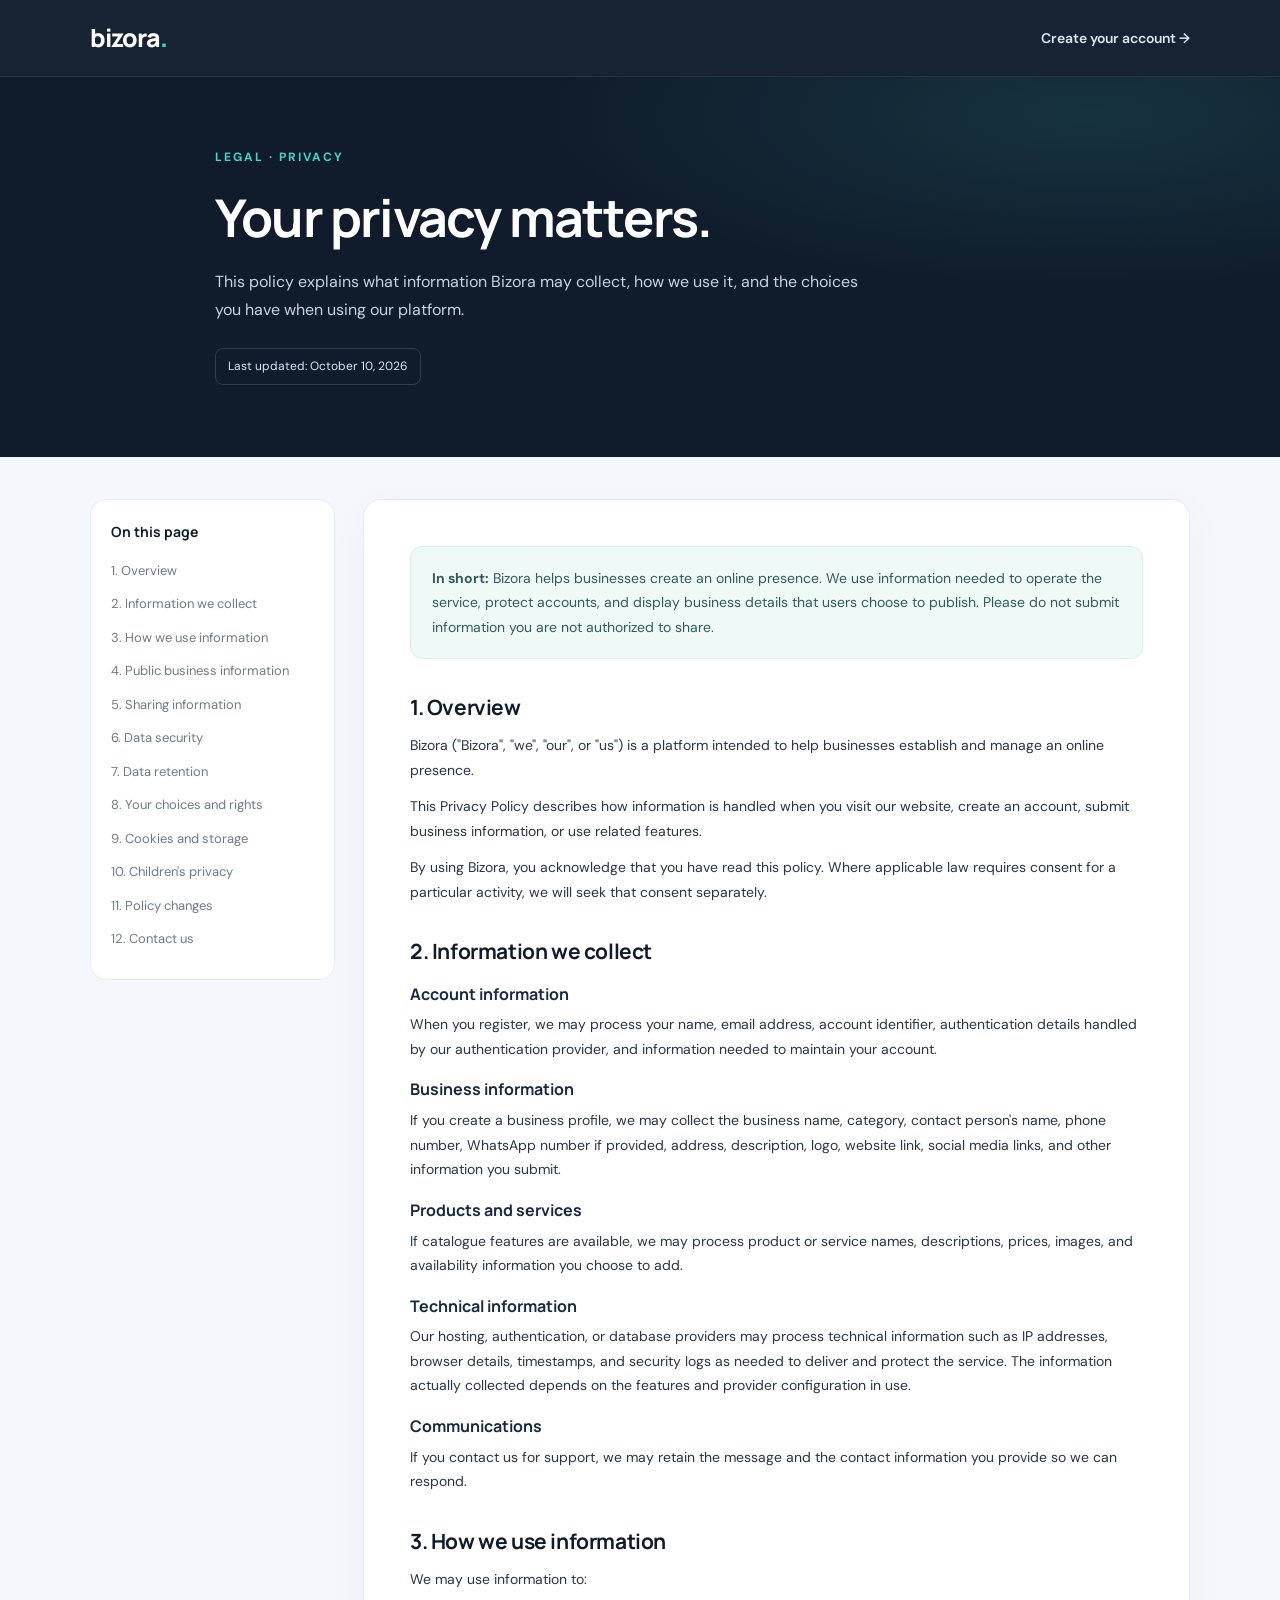
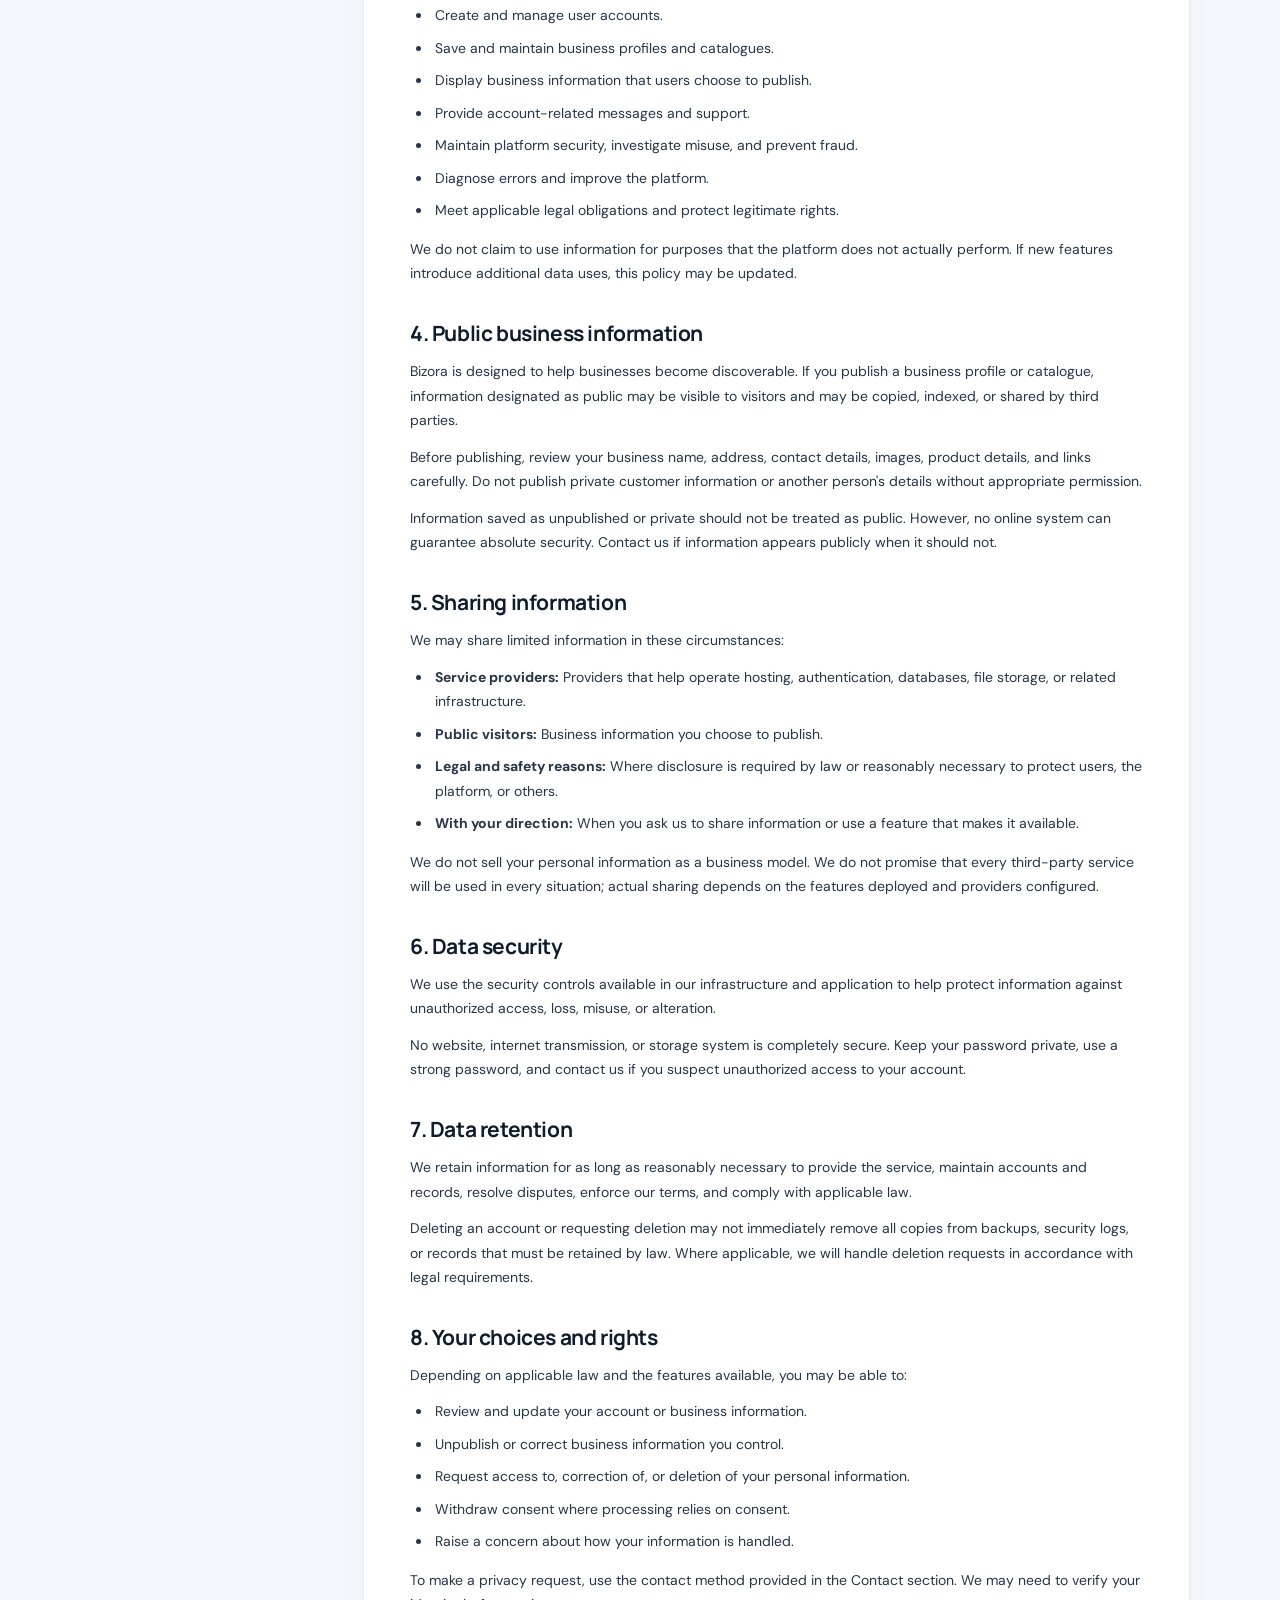
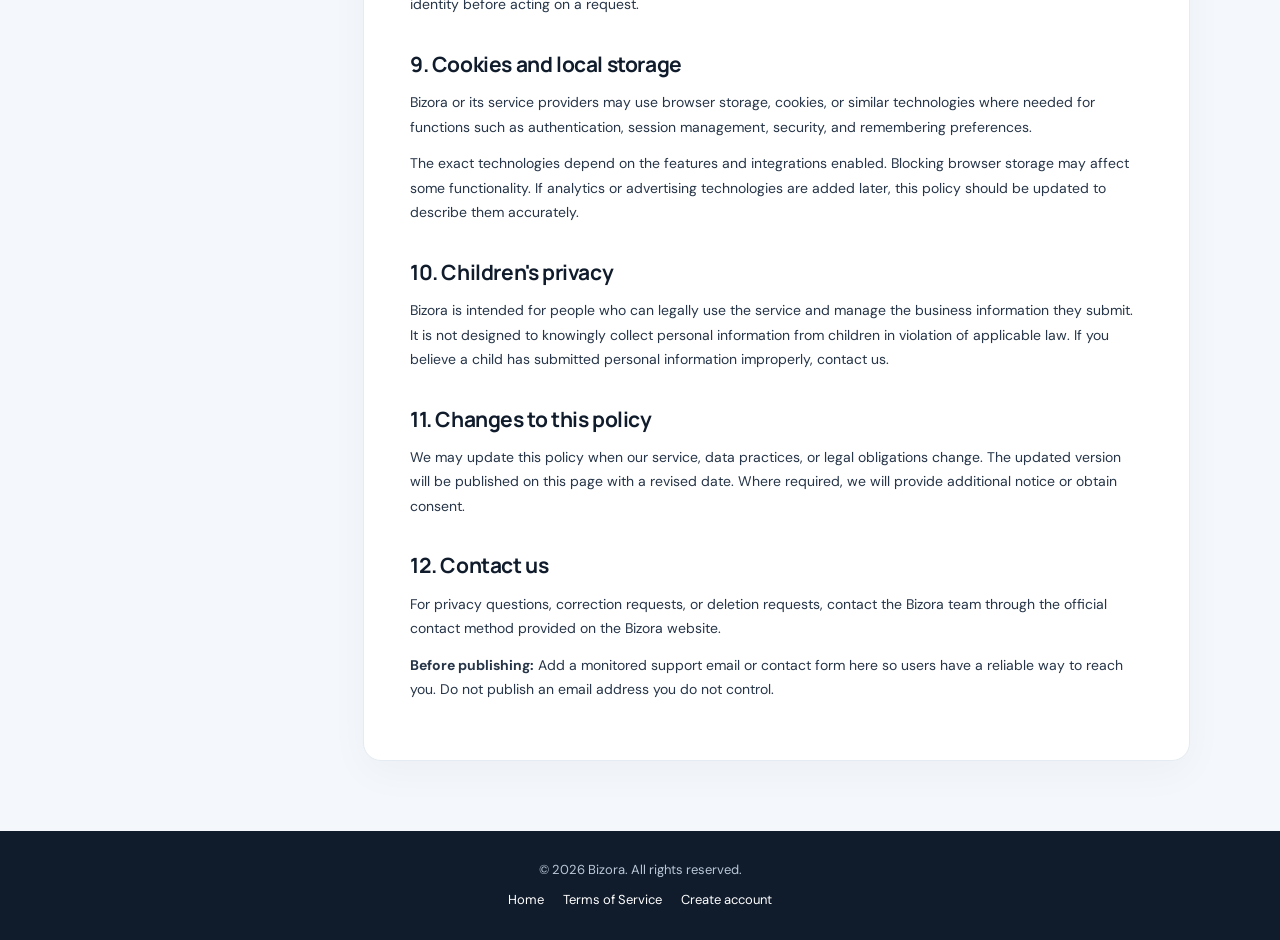
<file: privacy.html>
<!DOCTYPE html>
<html lang="en">
<head>
    <meta charset="UTF-8">
    <meta name="viewport" content="width=device-width, initial-scale=1.0">
    <meta name="theme-color" content="#101c2c">

    <title>Privacy Policy | Bizora</title>
    <meta name="description" content="Learn how Bizora collects, uses, and protects your information.">

    <link rel="preconnect" href="https://fonts.googleapis.com">
    <link rel="preconnect" href="https://fonts.gstatic.com" crossorigin>
    <link href="https://fonts.googleapis.com/css2?family=DM+Sans:wght@400;500;600;700&family=Manrope:wght@400;500;600;700;800&display=swap" rel="stylesheet">

    <style>
        :root {
            --navy: #101c2c;
            --navy-light: #182a40;
            --teal: #43d6c5;
            --text: #263548;
            --muted: #6c7a89;
            --background: #f4f8fc;
            --border: #e4ebf2;
            --white: #ffffff;
        }

        * {
            box-sizing: border-box;
            margin: 0;
            padding: 0;
        }

        html {
            scroll-behavior: smooth;
            scroll-padding-top: 100px;
        }

        body {
            font-family: "DM Sans", sans-serif;
            background: var(--background);
            color: var(--text);
            line-height: 1.75;
            -webkit-font-smoothing: antialiased;
        }

        a {
            color: inherit;
        }

        .navbar {
            position: sticky;
            top: 0;
            z-index: 10;
            background: rgba(16, 28, 44, 0.97);
            border-bottom: 1px solid rgba(255, 255, 255, 0.08);
        }

        .nav-inner {
            width: min(1100px, calc(100% - 40px));
            min-height: 76px;
            margin: auto;
            display: flex;
            align-items: center;
            justify-content: space-between;
            gap: 20px;
        }

        .brand {
            font-family: "Manrope", sans-serif;
            font-size: 25px;
            font-weight: 800;
            color: white;
            text-decoration: none;
            letter-spacing: -1px;
        }

        .brand span {
            color: var(--teal);
        }

        .back-link {
            text-decoration: none;
            color: #dce7f1;
            font-size: 14px;
            font-weight: 600;
        }

        .back-link:hover {
            color: var(--teal);
        }

        .hero {
            background:
                radial-gradient(ellipse at 85% 10%, rgba(67, 214, 197, 0.12), transparent 35%),
                var(--navy);
            color: white;
            padding: 65px 20px 72px;
        }

        .hero-inner {
            width: min(850px, 100%);
            margin: auto;
        }

        .eyebrow {
            display: inline-block;
            margin-bottom: 16px;
            color: var(--teal);
            font-size: 12px;
            font-weight: 700;
            letter-spacing: 2px;
            text-transform: uppercase;
        }

        h1, h2, h3 {
            font-family: "Manrope", sans-serif;
            line-height: 1.3;
        }

        h1 {
            max-width: 650px;
            margin-bottom: 16px;
            font-size: clamp(34px, 6vw, 52px);
            letter-spacing: -1.8px;
        }

        .hero p {
            max-width: 650px;
            color: #c6d3e0;
            font-size: 16px;
        }

        .updated {
            display: inline-block;
            margin-top: 24px;
            padding: 7px 12px;
            border: 1px solid rgba(255, 255, 255, 0.14);
            border-radius: 8px;
            color: #dce7f1;
            font-size: 12px;
        }

        .layout {
            width: min(1100px, calc(100% - 40px));
            margin: 42px auto 70px;
            display: grid;
            grid-template-columns: 245px minmax(0, 1fr);
            align-items: start;
            gap: 28px;
        }

        .toc {
            position: sticky;
            top: 100px;
            padding: 23px 20px;
            background: var(--white);
            border: 1px solid var(--border);
            border-radius: 16px;
        }

        .toc h2 {
            margin-bottom: 13px;
            font-size: 14px;
            color: var(--navy);
        }

        .toc a {
            display: block;
            padding: 7px 0;
            color: var(--muted);
            text-decoration: none;
            font-size: 13px;
            line-height: 1.5;
        }

        .toc a:hover {
            color: #087f83;
        }

        .document {
            min-width: 0;
            padding: clamp(23px, 5vw, 46px);
            background: var(--white);
            border: 1px solid var(--border);
            border-radius: 18px;
            box-shadow: 0 12px 40px rgba(16, 28, 44, 0.035);
        }

        .intro {
            margin-bottom: 35px;
            padding: 19px 21px;
            background: #effaf8;
            border: 1px solid #d4f1eb;
            border-radius: 12px;
            color: #315b59;
            font-size: 14px;
        }

        .document section {
            margin-top: 34px;
            scroll-margin-top: 100px;
        }

        .document h2 {
            margin-bottom: 12px;
            color: var(--navy);
            font-size: 21px;
            letter-spacing: -0.4px;
        }

        .document h3 {
            margin: 18px 0 8px;
            color: var(--navy-light);
            font-size: 16px;
        }

        .document p {
            margin-bottom: 12px;
            font-size: 14px;
        }

        .document ul {
            margin: 10px 0 14px 22px;
        }

        .document li {
            margin-bottom: 8px;
            padding-left: 3px;
            font-size: 14px;
        }

        .document a {
            color: #087f83;
            overflow-wrap: anywhere;
        }

        .footer {
            padding: 28px 20px;
            background: var(--navy);
            color: #b9c7d6;
            text-align: center;
            font-size: 13px;
        }

        .footer a {
            margin: 0 8px;
            color: white;
            text-decoration: none;
        }

        .footer a:hover {
            color: var(--teal);
        }

        @media (max-width: 800px) {
            .layout {
                grid-template-columns: 1fr;
                margin-top: 24px;
            }

            .toc {
                position: static;
            }

            .toc-links {
                display: grid;
                grid-template-columns: repeat(2, minmax(0, 1fr));
                gap: 0 14px;
            }

            .hero {
                padding: 48px 20px 52px;
            }
        }

        @media (max-width: 480px) {
            .nav-inner {
                width: calc(100% - 30px);
                min-height: 66px;
            }

            .brand {
                font-size: 23px;
            }

            .back-link {
                font-size: 12px;
            }

            .layout {
                width: calc(100% - 24px);
                margin-bottom: 35px;
            }

            .document {
                padding: 22px 19px;
            }

            .toc-links {
                grid-template-columns: 1fr;
            }

            .document h2 {
                font-size: 19px;
            }
        }
    </style>
</head>

<body>

    <header class="navbar">
        <div class="nav-inner">
            <a class="brand" href="index.html" aria-label="Bizora home">
                bizora<span>.</span>
            </a>

            <a class="back-link" href="register.html">Create your account &rarr;</a>
        </div>
    </header>

    <main>
        <section class="hero">
            <div class="hero-inner">
                <span class="eyebrow">Legal · Privacy</span>
                <h1>Your privacy matters.</h1>
                <p>
                    This policy explains what information Bizora may collect,
                    how we use it, and the choices you have when using our platform.
                </p>
                <span class="updated">Last updated: October 10, 2026</span>
            </div>
        </section>

        <div class="layout">

            <aside class="toc" aria-label="Privacy policy contents">
                <h2>On this page</h2>
                <nav class="toc-links">
                    <a href="#overview">1. Overview</a>
                    <a href="#information">2. Information we collect</a>
                    <a href="#use">3. How we use information</a>
                    <a href="#visibility">4. Public business information</a>
                    <a href="#sharing">5. Sharing information</a>
                    <a href="#security">6. Data security</a>
                    <a href="#retention">7. Data retention</a>
                    <a href="#rights">8. Your choices and rights</a>
                    <a href="#cookies">9. Cookies and storage</a>
                    <a href="#children">10. Children's privacy</a>
                    <a href="#changes">11. Policy changes</a>
                    <a href="#contact">12. Contact us</a>
                </nav>
            </aside>

            <article class="document">

                <div class="intro">
                    <strong>In short:</strong> Bizora helps businesses create an online
                    presence. We use information needed to operate the service, protect
                    accounts, and display business details that users choose to publish.
                    Please do not submit information you are not authorized to share.
                </div>

                <section id="overview">
                    <h2>1. Overview</h2>
                    <p>
                        Bizora ("Bizora", "we", "our", or "us") is a platform intended
                        to help businesses establish and manage an online presence.
                    </p>
                    <p>
                        This Privacy Policy describes how information is handled when
                        you visit our website, create an account, submit business
                        information, or use related features.
                    </p>
                    <p>
                        By using Bizora, you acknowledge that you have read this policy.
                        Where applicable law requires consent for a particular activity,
                        we will seek that consent separately.
                    </p>
                </section>

                <section id="information">
                    <h2>2. Information we collect</h2>

                    <h3>Account information</h3>
                    <p>
                        When you register, we may process your name, email address,
                        account identifier, authentication details handled by our
                        authentication provider, and information needed to maintain
                        your account.
                    </p>

                    <h3>Business information</h3>
                    <p>
                        If you create a business profile, we may collect the business
                        name, category, contact person's name, phone number, WhatsApp
                        number if provided, address, description, logo, website link,
                        social media links, and other information you submit.
                    </p>

                    <h3>Products and services</h3>
                    <p>
                        If catalogue features are available, we may process product or
                        service names, descriptions, prices, images, and availability
                        information you choose to add.
                    </p>

                    <h3>Technical information</h3>
                    <p>
                        Our hosting, authentication, or database providers may process
                        technical information such as IP addresses, browser details,
                        timestamps, and security logs as needed to deliver and protect
                        the service. The information actually collected depends on
                        the features and provider configuration in use.
                    </p>

                    <h3>Communications</h3>
                    <p>
                        If you contact us for support, we may retain the message and
                        the contact information you provide so we can respond.
                    </p>
                </section>

                <section id="use">
                    <h2>3. How we use information</h2>
                    <p>We may use information to:</p>
                    <ul>
                        <li>Create and manage user accounts.</li>
                        <li>Save and maintain business profiles and catalogues.</li>
                        <li>Display business information that users choose to publish.</li>
                        <li>Provide account-related messages and support.</li>
                        <li>Maintain platform security, investigate misuse, and prevent fraud.</li>
                        <li>Diagnose errors and improve the platform.</li>
                        <li>Meet applicable legal obligations and protect legitimate rights.</li>
                    </ul>
                    <p>
                        We do not claim to use information for purposes that the
                        platform does not actually perform. If new features introduce
                        additional data uses, this policy may be updated.
                    </p>
                </section>

                <section id="visibility">
                    <h2>4. Public business information</h2>
                    <p>
                        Bizora is designed to help businesses become discoverable.
                        If you publish a business profile or catalogue, information
                        designated as public may be visible to visitors and may be
                        copied, indexed, or shared by third parties.
                    </p>
                    <p>
                        Before publishing, review your business name, address, contact
                        details, images, product details, and links carefully.
                        Do not publish private customer information or another person's
                        details without appropriate permission.
                    </p>
                    <p>
                        Information saved as unpublished or private should not be
                        treated as public. However, no online system can guarantee
                        absolute security. Contact us if information appears publicly
                        when it should not.
                    </p>
                </section>

                <section id="sharing">
                    <h2>5. Sharing information</h2>
                    <p>We may share limited information in these circumstances:</p>
                    <ul>
                        <li>
                            <strong>Service providers:</strong> Providers that help
                            operate hosting, authentication, databases, file storage,
                            or related infrastructure.
                        </li>
                        <li>
                            <strong>Public visitors:</strong> Business information
                            you choose to publish.
                        </li>
                        <li>
                            <strong>Legal and safety reasons:</strong> Where disclosure
                            is required by law or reasonably necessary to protect users,
                            the platform, or others.
                        </li>
                        <li>
                            <strong>With your direction:</strong> When you ask us to
                            share information or use a feature that makes it available.
                        </li>
                    </ul>
                    <p>
                        We do not sell your personal information as a business model.
                        We do not promise that every third-party service will be used
                        in every situation; actual sharing depends on the features
                        deployed and providers configured.
                    </p>
                </section>

                <section id="security">
                    <h2>6. Data security</h2>
                    <p>
                        We use the security controls available in our infrastructure
                        and application to help protect information against unauthorized
                        access, loss, misuse, or alteration.
                    </p>
                    <p>
                        No website, internet transmission, or storage system is
                        completely secure. Keep your password private, use a strong
                        password, and contact us if you suspect unauthorized access
                        to your account.
                    </p>
                </section>

                <section id="retention">
                    <h2>7. Data retention</h2>
                    <p>
                        We retain information for as long as reasonably necessary to
                        provide the service, maintain accounts and records, resolve
                        disputes, enforce our terms, and comply with applicable law.
                    </p>
                    <p>
                        Deleting an account or requesting deletion may not immediately
                        remove all copies from backups, security logs, or records that
                        must be retained by law. Where applicable, we will handle
                        deletion requests in accordance with legal requirements.
                    </p>
                </section>

                <section id="rights">
                    <h2>8. Your choices and rights</h2>
                    <p>
                        Depending on applicable law and the features available, you
                        may be able to:
                    </p>
                    <ul>
                        <li>Review and update your account or business information.</li>
                        <li>Unpublish or correct business information you control.</li>
                        <li>Request access to, correction of, or deletion of your personal information.</li>
                        <li>Withdraw consent where processing relies on consent.</li>
                        <li>Raise a concern about how your information is handled.</li>
                    </ul>
                    <p>
                        To make a privacy request, use the contact method provided
                        in the Contact section. We may need to verify your identity
                        before acting on a request.
                    </p>
                </section>

                <section id="cookies">
                    <h2>9. Cookies and local storage</h2>
                    <p>
                        Bizora or its service providers may use browser storage,
                        cookies, or similar technologies where needed for functions
                        such as authentication, session management, security, and
                        remembering preferences.
                    </p>
                    <p>
                        The exact technologies depend on the features and integrations
                        enabled. Blocking browser storage may affect some functionality.
                        If analytics or advertising technologies are added later,
                        this policy should be updated to describe them accurately.
                    </p>
                </section>

                <section id="children">
                    <h2>10. Children's privacy</h2>
                    <p>
                        Bizora is intended for people who can legally use the service
                        and manage the business information they submit. It is not
                        designed to knowingly collect personal information from
                        children in violation of applicable law. If you believe a
                        child has submitted personal information improperly, contact us.
                    </p>
                </section>

                <section id="changes">
                    <h2>11. Changes to this policy</h2>
                    <p>
                        We may update this policy when our service, data practices,
                        or legal obligations change. The updated version will be
                        published on this page with a revised date. Where required,
                        we will provide additional notice or obtain consent.
                    </p>
                </section>

                <section id="contact">
                    <h2>12. Contact us</h2>
                    <p>
                        For privacy questions, correction requests, or deletion
                        requests, contact the Bizora team through the official
                        contact method provided on the Bizora website.
                    </p>
                    <p>
                        <strong>Before publishing:</strong> Add a monitored support
                        email or contact form here so users have a reliable way to
                        reach you. Do not publish an email address you do not control.
                    </p>
                </section>

            </article>
        </div>
    </main>

    <footer class="footer">
        <p>&copy; <span id="year"></span> Bizora. All rights reserved.</p>
        <p style="margin-top: 8px;">
            <a href="index.html">Home</a>
            <a href="terms.html">Terms of Service</a>
            <a href="register.html">Create account</a>
        </p>
    </footer>

    <script>
        document.getElementById("year").textContent = new Date().getFullYear();
    </script>

</body>
</html>
</file>
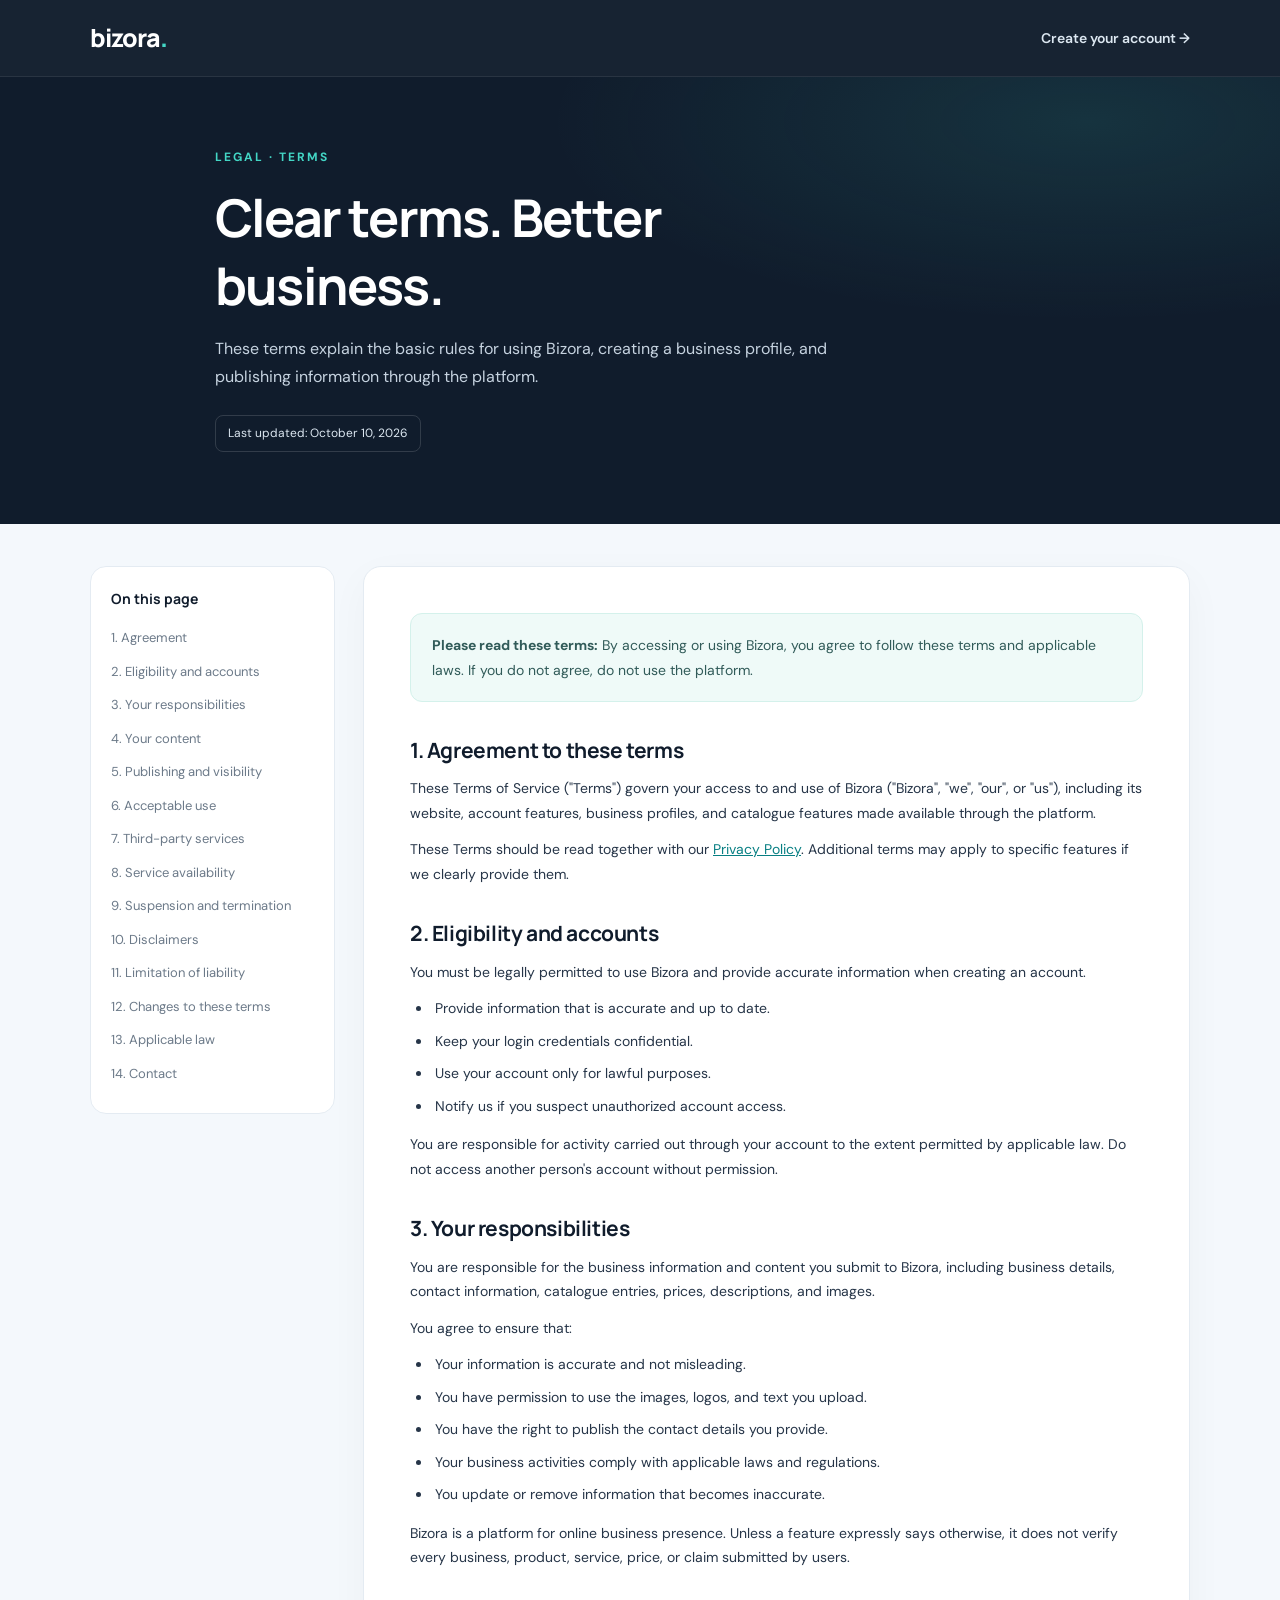
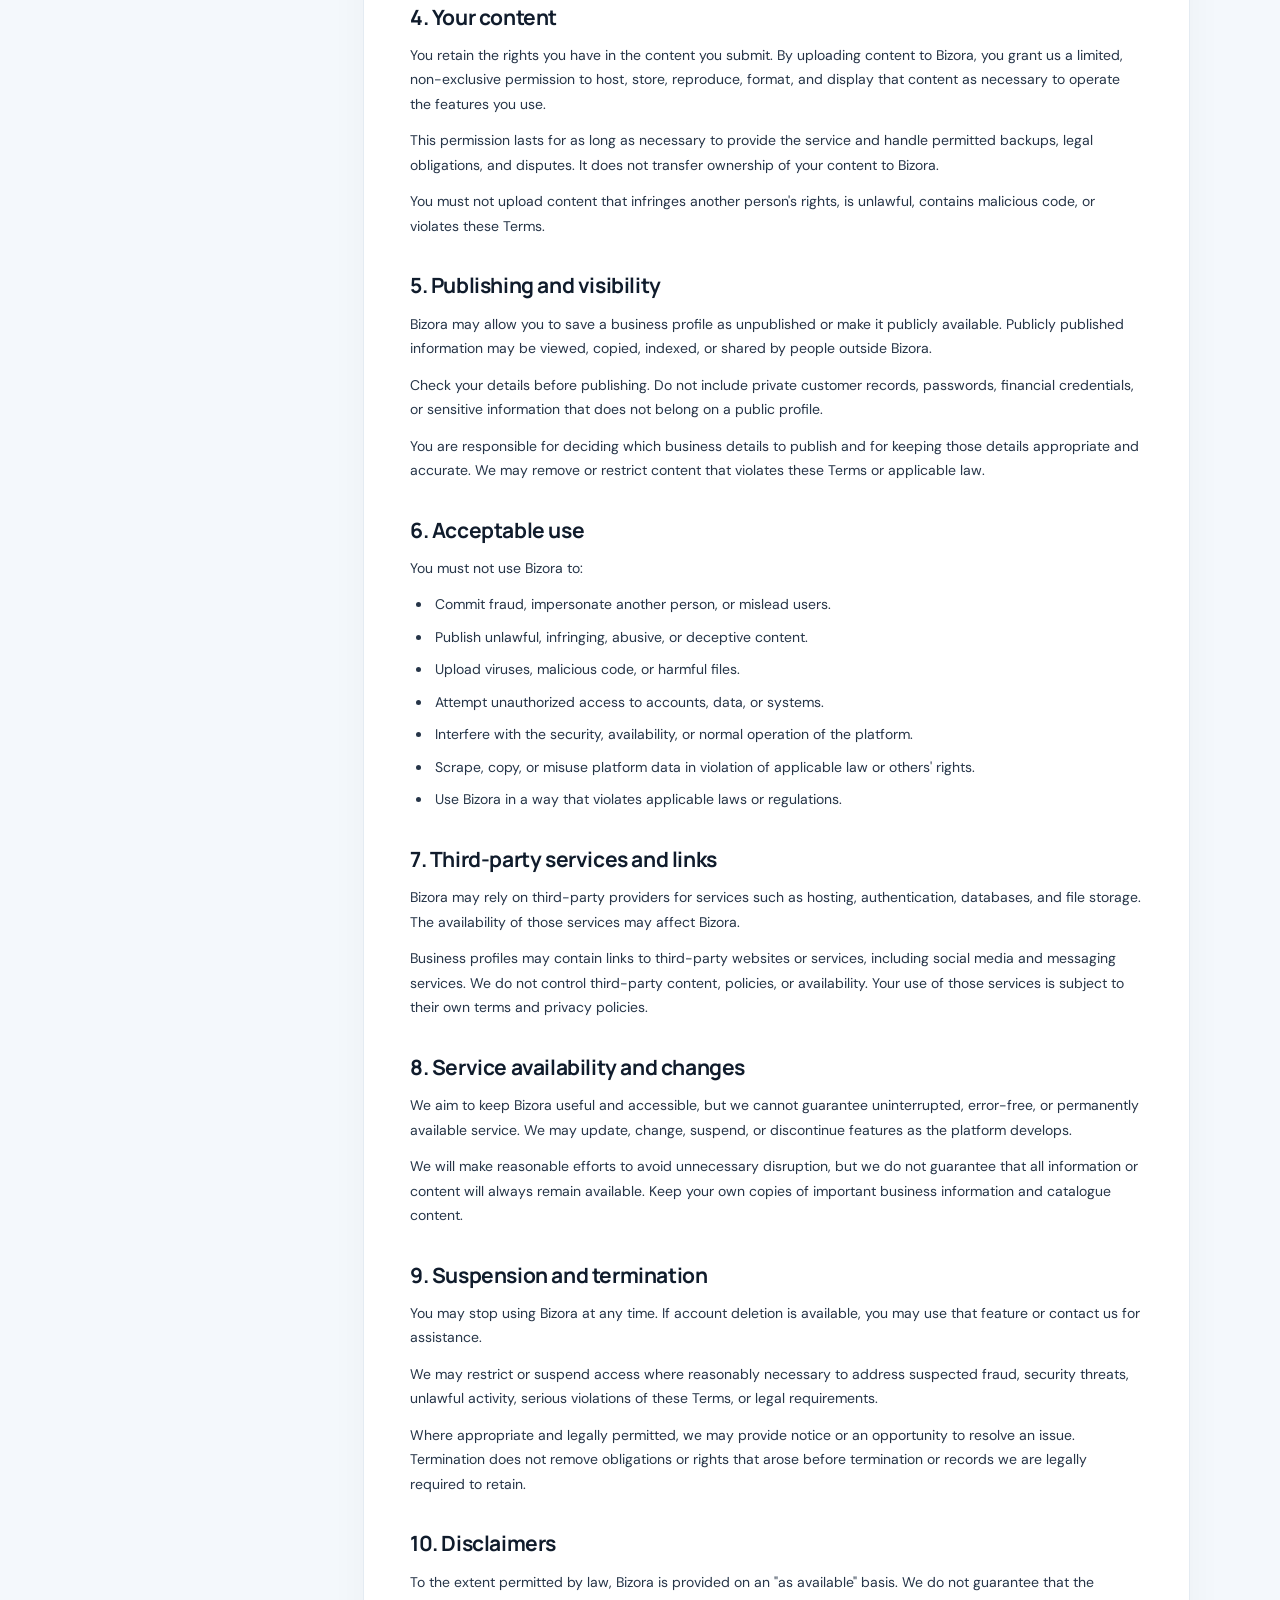
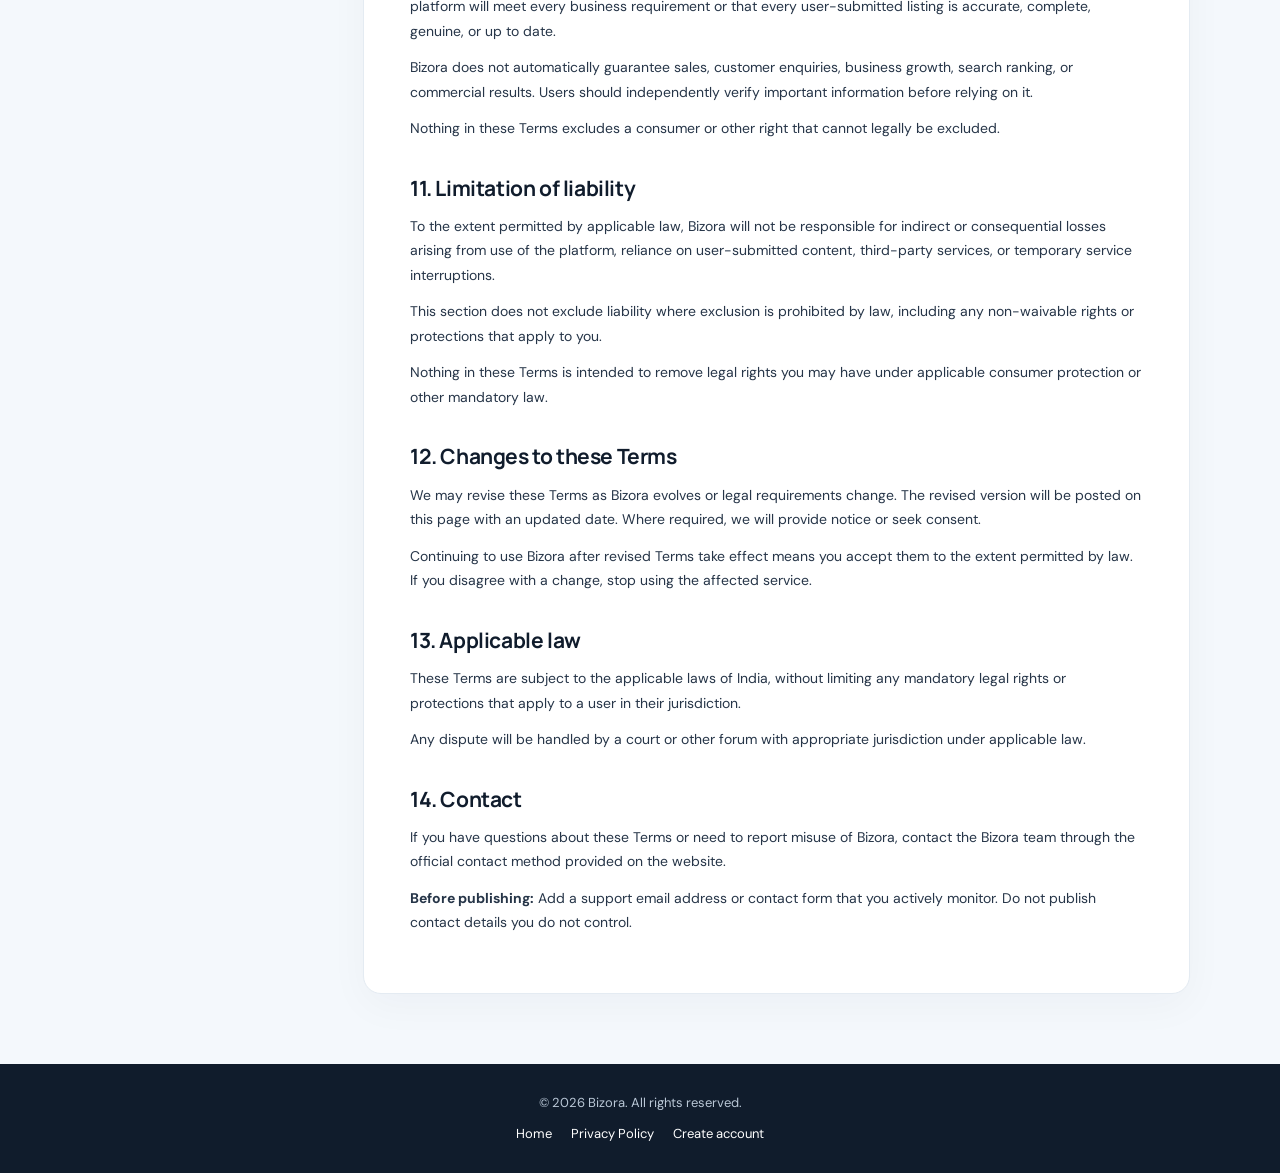
<file: terms.html>
<!DOCTYPE html>
<html lang="en">
<head>
    <meta charset="UTF-8">
    <meta name="viewport" content="width=device-width, initial-scale=1.0">
    <meta name="theme-color" content="#101c2c">

    <title>Terms of Service | Bizora</title>
    <meta name="description" content="Read the terms and conditions for using Bizora.">

    <link rel="preconnect" href="https://fonts.googleapis.com">
    <link rel="preconnect" href="https://fonts.gstatic.com" crossorigin>
    <link href="https://fonts.googleapis.com/css2?family=DM+Sans:wght@400;500;600;700&family=Manrope:wght@400;500;600;700;800&display=swap" rel="stylesheet">

    <style>
        :root {
            --navy: #101c2c;
            --navy-light: #182a40;
            --teal: #43d6c5;
            --text: #263548;
            --muted: #6c7a89;
            --background: #f4f8fc;
            --border: #e4ebf2;
            --white: #ffffff;
        }

        * {
            box-sizing: border-box;
            margin: 0;
            padding: 0;
        }

        html {
            scroll-behavior: smooth;
            scroll-padding-top: 100px;
        }

        body {
            font-family: "DM Sans", sans-serif;
            background: var(--background);
            color: var(--text);
            line-height: 1.75;
            -webkit-font-smoothing: antialiased;
        }

        a {
            color: inherit;
        }

        .navbar {
            position: sticky;
            top: 0;
            z-index: 10;
            background: rgba(16, 28, 44, 0.97);
            border-bottom: 1px solid rgba(255, 255, 255, 0.08);
        }

        .nav-inner {
            width: min(1100px, calc(100% - 40px));
            min-height: 76px;
            margin: auto;
            display: flex;
            align-items: center;
            justify-content: space-between;
            gap: 20px;
        }

        .brand {
            font-family: "Manrope", sans-serif;
            font-size: 25px;
            font-weight: 800;
            color: white;
            text-decoration: none;
            letter-spacing: -1px;
        }

        .brand span {
            color: var(--teal);
        }

        .back-link {
            text-decoration: none;
            color: #dce7f1;
            font-size: 14px;
            font-weight: 600;
        }

        .back-link:hover {
            color: var(--teal);
        }

        .hero {
            background:
                radial-gradient(ellipse at 85% 10%, rgba(67, 214, 197, 0.12), transparent 35%),
                var(--navy);
            color: white;
            padding: 65px 20px 72px;
        }

        .hero-inner {
            width: min(850px, 100%);
            margin: auto;
        }

        .eyebrow {
            display: inline-block;
            margin-bottom: 16px;
            color: var(--teal);
            font-size: 12px;
            font-weight: 700;
            letter-spacing: 2px;
            text-transform: uppercase;
        }

        h1, h2, h3 {
            font-family: "Manrope", sans-serif;
            line-height: 1.3;
        }

        h1 {
            max-width: 650px;
            margin-bottom: 16px;
            font-size: clamp(34px, 6vw, 52px);
            letter-spacing: -1.8px;
        }

        .hero p {
            max-width: 650px;
            color: #c6d3e0;
            font-size: 16px;
        }

        .updated {
            display: inline-block;
            margin-top: 24px;
            padding: 7px 12px;
            border: 1px solid rgba(255, 255, 255, 0.14);
            border-radius: 8px;
            color: #dce7f1;
            font-size: 12px;
        }

        .layout {
            width: min(1100px, calc(100% - 40px));
            margin: 42px auto 70px;
            display: grid;
            grid-template-columns: 245px minmax(0, 1fr);
            align-items: start;
            gap: 28px;
        }

        .toc {
            position: sticky;
            top: 100px;
            padding: 23px 20px;
            background: var(--white);
            border: 1px solid var(--border);
            border-radius: 16px;
        }

        .toc h2 {
            margin-bottom: 13px;
            font-size: 14px;
            color: var(--navy);
        }

        .toc a {
            display: block;
            padding: 7px 0;
            color: var(--muted);
            text-decoration: none;
            font-size: 13px;
            line-height: 1.5;
        }

        .toc a:hover {
            color: #087f83;
        }

        .document {
            min-width: 0;
            padding: clamp(23px, 5vw, 46px);
            background: var(--white);
            border: 1px solid var(--border);
            border-radius: 18px;
            box-shadow: 0 12px 40px rgba(16, 28, 44, 0.035);
        }

        .intro {
            margin-bottom: 35px;
            padding: 19px 21px;
            background: #effaf8;
            border: 1px solid #d4f1eb;
            border-radius: 12px;
            color: #315b59;
            font-size: 14px;
        }

        .document section {
            margin-top: 34px;
            scroll-margin-top: 100px;
        }

        .document h2 {
            margin-bottom: 12px;
            color: var(--navy);
            font-size: 21px;
            letter-spacing: -0.4px;
        }

        .document h3 {
            margin: 18px 0 8px;
            color: var(--navy-light);
            font-size: 16px;
        }

        .document p {
            margin-bottom: 12px;
            font-size: 14px;
        }

        .document ul {
            margin: 10px 0 14px 22px;
        }

        .document li {
            margin-bottom: 8px;
            padding-left: 3px;
            font-size: 14px;
        }

        .document a {
            color: #087f83;
            overflow-wrap: anywhere;
        }

        .footer {
            padding: 28px 20px;
            background: var(--navy);
            color: #b9c7d6;
            text-align: center;
            font-size: 13px;
        }

        .footer a {
            margin: 0 8px;
            color: white;
            text-decoration: none;
        }

        .footer a:hover {
            color: var(--teal);
        }

        @media (max-width: 800px) {
            .layout {
                grid-template-columns: 1fr;
                margin-top: 24px;
            }

            .toc {
                position: static;
            }

            .toc-links {
                display: grid;
                grid-template-columns: repeat(2, minmax(0, 1fr));
                gap: 0 14px;
            }

            .hero {
                padding: 48px 20px 52px;
            }
        }

        @media (max-width: 480px) {
            .nav-inner {
                width: calc(100% - 30px);
                min-height: 66px;
            }

            .brand {
                font-size: 23px;
            }

            .back-link {
                font-size: 12px;
            }

            .layout {
                width: calc(100% - 24px);
                margin-bottom: 35px;
            }

            .document {
                padding: 22px 19px;
            }

            .toc-links {
                grid-template-columns: 1fr;
            }

            .document h2 {
                font-size: 19px;
            }
        }
    </style>
</head>

<body>

    <header class="navbar">
        <div class="nav-inner">
            <a class="brand" href="index.html" aria-label="Bizora home">
                bizora<span>.</span>
            </a>

            <a class="back-link" href="register.html">Create your account &rarr;</a>
        </div>
    </header>

    <main>
        <section class="hero">
            <div class="hero-inner">
                <span class="eyebrow">Legal · Terms</span>
                <h1>Clear terms. Better business.</h1>
                <p>
                    These terms explain the basic rules for using Bizora,
                    creating a business profile, and publishing information
                    through the platform.
                </p>
                <span class="updated">Last updated: October 10, 2026</span>
            </div>
        </section>

        <div class="layout">

            <aside class="toc" aria-label="Terms of service contents">
                <h2>On this page</h2>
                <nav class="toc-links">
                    <a href="#agreement">1. Agreement</a>
                    <a href="#eligibility">2. Eligibility and accounts</a>
                    <a href="#responsibilities">3. Your responsibilities</a>
                    <a href="#content">4. Your content</a>
                    <a href="#publishing">5. Publishing and visibility</a>
                    <a href="#acceptable-use">6. Acceptable use</a>
                    <a href="#third-party">7. Third-party services</a>
                    <a href="#availability">8. Service availability</a>
                    <a href="#termination">9. Suspension and termination</a>
                    <a href="#disclaimers">10. Disclaimers</a>
                    <a href="#liability">11. Limitation of liability</a>
                    <a href="#changes">12. Changes to these terms</a>
                    <a href="#law">13. Applicable law</a>
                    <a href="#contact">14. Contact</a>
                </nav>
            </aside>

            <article class="document">

                <div class="intro">
                    <strong>Please read these terms:</strong> By accessing or using
                    Bizora, you agree to follow these terms and applicable laws.
                    If you do not agree, do not use the platform.
                </div>

                <section id="agreement">
                    <h2>1. Agreement to these terms</h2>
                    <p>
                        These Terms of Service ("Terms") govern your access to and
                        use of Bizora ("Bizora", "we", "our", or "us"), including
                        its website, account features, business profiles, and
                        catalogue features made available through the platform.
                    </p>
                    <p>
                        These Terms should be read together with our
                        <a href="privacy.html">Privacy Policy</a>.
                        Additional terms may apply to specific features if we
                        clearly provide them.
                    </p>
                </section>

                <section id="eligibility">
                    <h2>2. Eligibility and accounts</h2>
                    <p>
                        You must be legally permitted to use Bizora and provide
                        accurate information when creating an account.
                    </p>
                    <ul>
                        <li>Provide information that is accurate and up to date.</li>
                        <li>Keep your login credentials confidential.</li>
                        <li>Use your account only for lawful purposes.</li>
                        <li>Notify us if you suspect unauthorized account access.</li>
                    </ul>
                    <p>
                        You are responsible for activity carried out through your
                        account to the extent permitted by applicable law.
                        Do not access another person's account without permission.
                    </p>
                </section>

                <section id="responsibilities">
                    <h2>3. Your responsibilities</h2>
                    <p>
                        You are responsible for the business information and content
                        you submit to Bizora, including business details, contact
                        information, catalogue entries, prices, descriptions, and images.
                    </p>
                    <p>You agree to ensure that:</p>
                    <ul>
                        <li>Your information is accurate and not misleading.</li>
                        <li>You have permission to use the images, logos, and text you upload.</li>
                        <li>You have the right to publish the contact details you provide.</li>
                        <li>Your business activities comply with applicable laws and regulations.</li>
                        <li>You update or remove information that becomes inaccurate.</li>
                    </ul>
                    <p>
                        Bizora is a platform for online business presence. Unless
                        a feature expressly says otherwise, it does not verify
                        every business, product, service, price, or claim submitted
                        by users.
                    </p>
                </section>

                <section id="content">
                    <h2>4. Your content</h2>
                    <p>
                        You retain the rights you have in the content you submit.
                        By uploading content to Bizora, you grant us a limited,
                        non-exclusive permission to host, store, reproduce, format,
                        and display that content as necessary to operate the
                        features you use.
                    </p>
                    <p>
                        This permission lasts for as long as necessary to provide
                        the service and handle permitted backups, legal obligations,
                        and disputes. It does not transfer ownership of your content
                        to Bizora.
                    </p>
                    <p>
                        You must not upload content that infringes another person's
                        rights, is unlawful, contains malicious code, or violates
                        these Terms.
                    </p>
                </section>

                <section id="publishing">
                    <h2>5. Publishing and visibility</h2>
                    <p>
                        Bizora may allow you to save a business profile as unpublished
                        or make it publicly available. Publicly published information
                        may be viewed, copied, indexed, or shared by people outside
                        Bizora.
                    </p>
                    <p>
                        Check your details before publishing. Do not include private
                        customer records, passwords, financial credentials, or
                        sensitive information that does not belong on a public profile.
                    </p>
                    <p>
                        You are responsible for deciding which business details to
                        publish and for keeping those details appropriate and accurate.
                        We may remove or restrict content that violates these Terms
                        or applicable law.
                    </p>
                </section>

                <section id="acceptable-use">
                    <h2>6. Acceptable use</h2>
                    <p>You must not use Bizora to:</p>
                    <ul>
                        <li>Commit fraud, impersonate another person, or mislead users.</li>
                        <li>Publish unlawful, infringing, abusive, or deceptive content.</li>
                        <li>Upload viruses, malicious code, or harmful files.</li>
                        <li>Attempt unauthorized access to accounts, data, or systems.</li>
                        <li>Interfere with the security, availability, or normal operation of the platform.</li>
                        <li>Scrape, copy, or misuse platform data in violation of applicable law or others' rights.</li>
                        <li>Use Bizora in a way that violates applicable laws or regulations.</li>
                    </ul>
                </section>

                <section id="third-party">
                    <h2>7. Third-party services and links</h2>
                    <p>
                        Bizora may rely on third-party providers for services such as
                        hosting, authentication, databases, and file storage. The
                        availability of those services may affect Bizora.
                    </p>
                    <p>
                        Business profiles may contain links to third-party websites
                        or services, including social media and messaging services.
                        We do not control third-party content, policies, or availability.
                        Your use of those services is subject to their own terms and
                        privacy policies.
                    </p>
                </section>

                <section id="availability">
                    <h2>8. Service availability and changes</h2>
                    <p>
                        We aim to keep Bizora useful and accessible, but we cannot
                        guarantee uninterrupted, error-free, or permanently available
                        service. We may update, change, suspend, or discontinue
                        features as the platform develops.
                    </p>
                    <p>
                        We will make reasonable efforts to avoid unnecessary disruption,
                        but we do not guarantee that all information or content will
                        always remain available. Keep your own copies of important
                        business information and catalogue content.
                    </p>
                </section>

                <section id="termination">
                    <h2>9. Suspension and termination</h2>
                    <p>
                        You may stop using Bizora at any time. If account deletion
                        is available, you may use that feature or contact us for
                        assistance.
                    </p>
                    <p>
                        We may restrict or suspend access where reasonably necessary
                        to address suspected fraud, security threats, unlawful
                        activity, serious violations of these Terms, or legal
                        requirements.
                    </p>
                    <p>
                        Where appropriate and legally permitted, we may provide
                        notice or an opportunity to resolve an issue. Termination
                        does not remove obligations or rights that arose before
                        termination or records we are legally required to retain.
                    </p>
                </section>

                <section id="disclaimers">
                    <h2>10. Disclaimers</h2>
                    <p>
                        To the extent permitted by law, Bizora is provided on an
                        "as available" basis. We do not guarantee that the platform
                        will meet every business requirement or that every user-submitted
                        listing is accurate, complete, genuine, or up to date.
                    </p>
                    <p>
                        Bizora does not automatically guarantee sales, customer
                        enquiries, business growth, search ranking, or commercial
                        results. Users should independently verify important
                        information before relying on it.
                    </p>
                    <p>
                        Nothing in these Terms excludes a consumer or other right
                        that cannot legally be excluded.
                    </p>
                </section>

                <section id="liability">
                    <h2>11. Limitation of liability</h2>
                    <p>
                        To the extent permitted by applicable law, Bizora will not
                        be responsible for indirect or consequential losses arising
                        from use of the platform, reliance on user-submitted content,
                        third-party services, or temporary service interruptions.
                    </p>
                    <p>
                        This section does not exclude liability where exclusion is
                        prohibited by law, including any non-waivable rights or
                        protections that apply to you.
                    </p>
                    <p>
                        Nothing in these Terms is intended to remove legal rights
                        you may have under applicable consumer protection or other
                        mandatory law.
                    </p>
                </section>

                <section id="changes">
                    <h2>12. Changes to these Terms</h2>
                    <p>
                        We may revise these Terms as Bizora evolves or legal
                        requirements change. The revised version will be posted
                        on this page with an updated date. Where required, we
                        will provide notice or seek consent.
                    </p>
                    <p>
                        Continuing to use Bizora after revised Terms take effect
                        means you accept them to the extent permitted by law.
                        If you disagree with a change, stop using the affected service.
                    </p>
                </section>

                <section id="law">
                    <h2>13. Applicable law</h2>
                    <p>
                        These Terms are subject to the applicable laws of India,
                        without limiting any mandatory legal rights or protections
                        that apply to a user in their jurisdiction.
                    </p>
                    <p>
                        Any dispute will be handled by a court or other forum with
                        appropriate jurisdiction under applicable law.
                    </p>
                </section>

                <section id="contact">
                    <h2>14. Contact</h2>
                    <p>
                        If you have questions about these Terms or need to report
                        misuse of Bizora, contact the Bizora team through the
                        official contact method provided on the website.
                    </p>
                    <p>
                        <strong>Before publishing:</strong> Add a support email
                        address or contact form that you actively monitor. Do not
                        publish contact details you do not control.
                    </p>
                </section>

            </article>
        </div>
    </main>

    <footer class="footer">
        <p>&copy; <span id="year"></span> Bizora. All rights reserved.</p>
        <p style="margin-top: 8px;">
            <a href="index.html">Home</a>
            <a href="privacy.html">Privacy Policy</a>
            <a href="register.html">Create account</a>
        </p>
    </footer>

    <script>
        document.getElementById("year").textContent = new Date().getFullYear();
    </script>

</body>
</html>
</file>
<file: style.css>
/* ========================================
   BIZORA — RESPONSIVE DESIGN SYSTEM
   Theme: Midnight Navy / Teal / Ice Blue
======================================== */

:root {
    --navy: #123047;
    --navy-dark: #0b2235;
    --teal: #087f83;
    --teal-hover: #06696d;
    --teal-soft: #e5f5f2;
    --ice: #f1f7fb;
    --white: #ffffff;
    --ink: #172c3d;
    --muted: #657786;
    --border: #e2eaf0;
    --container: 1180px;
    --radius: 16px;
    --shadow: 0 18px 50px rgba(18, 48, 71, 0.09);
}

/* RESET */

* {
    box-sizing: border-box;
}

html {
    scroll-behavior: smooth;
    scroll-padding-top: 95px;
}

body {
    margin: 0;
    color: var(--ink);
    background: var(--white);
    font-family: "DM Sans", sans-serif;
    line-height: 1.65;
    -webkit-font-smoothing: antialiased;
}

img {
    display: block;
    max-width: 100%;
}

a {
    color: inherit;
    text-decoration: none;
}

button {
    font: inherit;
}

h1,
h2,
h3 {
    margin-top: 0;
    color: var(--navy-dark);
    font-family: "Manrope", sans-serif;
    letter-spacing: -0.045em;
}

p {
    margin-top: 0;
}

.container {
    width: min(var(--container), calc(100% - 48px));
    margin-inline: auto;
}

::selection {
    color: var(--navy-dark);
    background: #c9eeea;
}


/* BUTTONS */

.button {
    display: inline-flex;
    min-height: 50px;
    align-items: center;
    justify-content: center;
    gap: 13px;
    padding: 0 22px;
    border: 1px solid transparent;
    border-radius: 11px;
    font-size: 13px;
    font-weight: 700;
    transition: background 180ms ease, transform 180ms ease;
}

.button:hover {
    transform: translateY(-2px);
}

.button-primary {
    color: var(--white);
    background: var(--navy);
}

.button-primary:hover {
    background: var(--teal);
}

.button-dark {
    color: var(--white);
    background: var(--navy-dark);
}

.button-dark:hover {
    background: var(--teal);
}

.button-light {
    color: var(--navy-dark);
    background: var(--white);
}

.button-light:hover {
    background: var(--teal-soft);
}

.text-link {
    display: inline-flex;
    width: fit-content;
    align-items: center;
    gap: 10px;
    color: var(--navy);
    font-size: 13px;
    font-weight: 700;
    transition: color 180ms ease;
}

.text-link:hover {
    color: var(--teal);
}


/* HEADER */

.site-header {
    position: sticky;
    z-index: 100;
    top: 0;
    background: rgba(255, 255, 255, 0.96);
    border-bottom: 1px solid var(--border);
    backdrop-filter: blur(14px);
}

.header-inner {
    display: flex;
    min-height: 76px;
    align-items: center;
    justify-content: space-between;
    gap: 28px;
}

.brand {
    display: inline-flex;
    flex-shrink: 0;
    align-items: center;
    gap: 10px;
}

.brand-mark {
    display: grid;
    width: 42px;
    height: 42px;
    place-items: center;
    border-radius: 12px;
    color: var(--white);
    background: var(--navy);
    font-family: "Manrope", sans-serif;
    font-size: 24px;
    font-weight: 800;
    letter-spacing: -0.06em;
}

.brand-name {
    color: var(--navy);
    font-family: "Manrope", sans-serif;
    font-size: 25px;
    font-weight: 800;
    letter-spacing: -0.055em;
}

.nav-links {
    display: flex;
    align-items: center;
    justify-content: center;
    gap: clamp(18px, 2.5vw, 34px);
    margin-inline: auto;
}

.nav-links a,
.sign-in {
    color: #455b6c;
    font-size: 13px;
    font-weight: 600;
    transition: color 180ms ease;
}

.nav-links a:hover,
.sign-in:hover {
    color: var(--teal);
}

.header-actions {
    display: flex;
    flex-shrink: 0;
    align-items: center;
    gap: 22px;
}

.header-cta {
    min-height: 44px;
    padding-inline: 17px;
}

.menu-toggle {
    display: none;
}

.mobile-sign-in {
    display: none;
}


/* HERO */

.hero {
    overflow: hidden;
    padding-block: 76px 68px;
    background:
        radial-gradient(
            ellipse at 82% 40%,
            rgba(198, 226, 243, 0.58),
            transparent 42%
        ),
        linear-gradient(130deg, #f8fbfd 0%, #eef5fa 100%);
}

.hero-grid {
    display: grid;
    grid-template-columns: minmax(0, 0.9fr) minmax(0, 1.1fr);
    align-items: center;
    gap: 46px;
}

.hero-copy {
    min-width: 0;
}

.hero h1 {
    margin-bottom: 22px;
    font-size: clamp(44px, 5.2vw, 68px);
    font-weight: 800;
    line-height: 1.1;
    letter-spacing: -0.065em;
}

.hero h1 span {
    color: var(--teal);
}

.hero-description {
    max-width: 480px;
    margin-bottom: 28px;
    color: var(--muted);
    font-size: 16px;
    line-height: 1.85;
}

.hero-actions {
    display: flex;
    align-items: center;
    flex-wrap: wrap;
    gap: 22px;
}

.hero-primary {
    min-height: 53px;
    padding-inline: 21px;
}

.hero-note {
    display: flex;
    align-items: center;
    gap: 10px;
    margin-top: 25px;
    color: #5b6f7e;
    font-size: 12px;
}

.note-check {
    display: grid;
    width: 24px;
    height: 24px;
    flex-shrink: 0;
    place-items: center;
    border-radius: 50%;
    color: var(--teal);
    background: #dff3ee;
    font-weight: 800;
}


/* HERO IMAGE */

.hero-visual {
    min-width: 0;
}

.hero-image-frame {
    overflow: hidden;
    border: 1px solid rgba(255, 255, 255, 0.9);
    border-radius: 21px;
    background: #eaf2f8;
    box-shadow: var(--shadow);
}

.hero-image {
    width: 100%;
    height: auto;
    aspect-ratio: 1.5;
    object-fit: contain;
}

.hero-image-caption {
    display: flex;
    width: fit-content;
    max-width: 100%;
    align-items: center;
    justify-content: center;
    gap: 9px;
    margin: 16px auto 0;
    padding: 9px 15px;
    border: 1px solid var(--border);
    border-radius: 999px;
    color: #526879;
    background: rgba(255, 255, 255, 0.88);
    font-size: 11px;
    font-weight: 600;
}

.caption-dot {
    width: 7px;
    height: 7px;
    flex-shrink: 0;
    border-radius: 50%;
    background: var(--teal);
}


/* VALUE STRIP */

.value-strip {
    border-top: 1px solid var(--border);
    border-bottom: 1px solid var(--border);
    background: var(--white);
}

.value-grid {
    display: grid;
    grid-template-columns: repeat(3, minmax(0, 1fr));
    padding-block: 25px;
}

.value-item {
    display: flex;
    align-items: flex-start;
    gap: 15px;
    padding: 6px 24px;
}

.value-item:first-child {
    padding-left: 0;
}

.value-item + .value-item {
    border-left: 1px solid var(--border);
}

.value-number {
    padding-top: 1px;
    color: var(--teal);
    font-size: 12px;
    font-weight: 800;
}

.value-item h3 {
    margin-bottom: 5px;
    font-size: 14px;
    letter-spacing: -0.025em;
}

.value-item p {
    margin-bottom: 0;
    color: var(--muted);
    font-size: 11px;
    line-height: 1.7;
}


/* SECTION DEFAULTS */

.section {
    padding-block: 100px;
}

.eyebrow {
    display: inline-block;
    margin-bottom: 17px;
    color: var(--teal);
    font-size: 10px;
    font-weight: 800;
    letter-spacing: 0.13em;
}

.section-copy h2,
.presence-copy h2,
.process-heading h2 {
    margin-bottom: 19px;
    font-size: clamp(34px, 4vw, 48px);
    line-height: 1.2;
}

.section-description,
.presence-copy > p,
.process-heading > p,
.about-copy > p {
    color: var(--muted);
    font-size: 14px;
    line-height: 1.9;
}

.section-description {
    max-width: 430px;
    margin-bottom: 24px;
}

.section-link {
    margin-top: 4px;
}


/* PLATFORM FEATURES */

.platform-section {
    background: #fbfcfd;
}

.platform-layout {
    display: grid;
    grid-template-columns: minmax(0, 0.85fr) minmax(0, 1.15fr);
    align-items: start;
    gap: 85px;
}

.section-copy {
    position: sticky;
    top: 115px;
}

.platform-features {
    border-top: 1px solid var(--border);
}

.platform-feature {
    display: grid;
    grid-template-columns: 30px minmax(0, 1fr) 16px;
    align-items: start;
    gap: 17px;
    padding-block: 25px;
    border-bottom: 1px solid var(--border);
    transition: padding 180ms ease;
}

.platform-feature:hover {
    padding-inline: 6px;
}

.feature-index {
    padding-top: 3px;
    color: var(--teal);
    font-size: 11px;
    font-weight: 800;
}

.feature-content h3 {
    margin-bottom: 7px;
    font-size: 17px;
}

.feature-content p {
    max-width: 430px;
    margin-bottom: 0;
    color: var(--muted);
    font-size: 12px;
    line-height: 1.85;
}

.feature-arrow {
    color: #8b9eac;
    font-size: 16px;
}

.platform-feature:hover .feature-arrow {
    color: var(--teal);
}


/* ONLINE PRESENCE */

.presence-section {
    padding-block: 90px;
    background: #edf5f7;
}

.presence-layout {
    display: grid;
    grid-template-columns: minmax(0, 1fr) minmax(0, 0.85fr);
    align-items: center;
    gap: 80px;
}

.presence-copy > p {
    max-width: 470px;
    margin-bottom: 26px;
}

.presence-steps {
    border-top: 1px solid #d6e3e7;
}

.presence-step {
    display: flex;
    align-items: flex-start;
    gap: 17px;
    padding-block: 22px;
    border-bottom: 1px solid #d6e3e7;
}

.step-marker {
    display: grid;
    width: 37px;
    height: 37px;
    flex-shrink: 0;
    place-items: center;
    border: 1px solid #cde0e2;
    border-radius: 11px;
    color: var(--teal);
    background: var(--white);
    font-size: 10px;
    font-weight: 800;
}

.presence-step h3 {
    margin-bottom: 5px;
    font-size: 15px;
}

.presence-step p {
    margin-bottom: 0;
    color: var(--muted);
    font-size: 12px;
}


/* GROW ONLINE */

.process-section {
    background: var(--white);
}

.process-heading {
    max-width: 630px;
    margin-bottom: 42px;
}

.process-heading h2 {
    margin-bottom: 15px;
}

.process-heading > p {
    max-width: 510px;
    margin-bottom: 0;
}

.process-grid {
    display: grid;
    grid-template-columns: repeat(3, minmax(0, 1fr));
    border-top: 1px solid var(--border);
    border-bottom: 1px solid var(--border);
}

.process-step {
    padding: 29px 25px 32px;
}

.process-step:first-child {
    padding-left: 0;
}

.process-step + .process-step {
    border-left: 1px solid var(--border);
}

.process-number {
    display: block;
    margin-bottom: 23px;
    color: var(--teal);
    font-size: 10px;
    font-weight: 800;
    letter-spacing: 0.1em;
}

.process-step h3 {
    margin-bottom: 10px;
    font-size: 18px;
}

.process-step p {
    max-width: 300px;
    margin-bottom: 0;
    color: var(--muted);
    font-size: 12px;
    line-height: 1.85;
}


/* ABOUT */

.about-section {
    padding-block: 68px;
    background: #f5f8fa;
}

.about-layout {
    display: grid;
    grid-template-columns: 0.7fr 1.3fr;
    align-items: start;
    gap: 75px;
}

.about-brand {
    display: flex;
    align-items: center;
    gap: 13px;
    color: var(--navy);
    font-family: "Manrope", sans-serif;
    font-size: 23px;
    font-weight: 800;
    letter-spacing: -0.04em;
}

.about-brand-mark {
    display: grid;
    width: 48px;
    height: 48px;
    place-items: center;
    border-radius: 13px;
    color: var(--white);
    background: var(--navy);
    font-size: 26px;
    font-weight: 800;
}

.about-copy {
    max-width: 650px;
}

.about-copy h2 {
    margin-bottom: 16px;
    font-size: clamp(32px, 3.8vw, 43px);
    line-height: 1.25;
}

.about-copy > p {
    margin-bottom: 0;
}


/* FINAL CTA */

.final-cta {
    padding-block: 72px;
    background:
        radial-gradient(
            ellipse at 90% 0%,
            rgba(43, 123, 148, 0.23),
            transparent 45%
        ),
        var(--navy-dark);
}

.final-cta-inner {
    display: flex;
    align-items: center;
    justify-content: space-between;
    gap: 35px;
}

.cta-eyebrow {
    display: inline-block;
    margin-bottom: 13px;
    color: #9bdad4;
    font-size: 10px;
    font-weight: 800;
    letter-spacing: 0.13em;
}

.final-cta h2 {
    margin-bottom: 13px;
    color: var(--white);
    font-size: clamp(36px, 4vw, 47px);
    line-height: 1.2;
}

.final-cta p {
    margin-bottom: 0;
    color: #c6d4de;
    font-size: 13px;
}


/* FOOTER */

.site-footer {
    background: var(--white);
}

.footer-main {
    display: grid;
    grid-template-columns: 1.5fr repeat(3, minmax(0, 1fr));
    gap: 35px;
    padding-block: 54px;
}

.footer-description {
    max-width: 240px;
    margin-top: 15px;
    margin-bottom: 0;
    color: var(--muted);
    font-size: 12px;
    line-height: 1.85;
}

.footer-column {
    display: flex;
    flex-direction: column;
    align-items: flex-start;
    gap: 11px;
}

.footer-column h3 {
    margin-bottom: 5px;
    font-size: 13px;
    letter-spacing: 0;
}

.footer-column a {
    color: var(--muted);
    font-size: 12px;
    transition: color 180ms ease;
}

.footer-column a:hover,
.back-to-top:hover {
    color: var(--teal);
}

.footer-bottom {
    display: flex;
    align-items: center;
    justify-content: space-between;
    gap: 18px;
    padding-block: 19px;
    border-top: 1px solid var(--border);
}

.footer-bottom p {
    margin-bottom: 0;
    color: #7b8b98;
    font-size: 11px;
}

.back-to-top {
    color: #526879;
    font-size: 11px;
    font-weight: 700;
}


/* ACCESSIBILITY */

a:focus-visible,
button:focus-visible {
    outline: 3px solid #36aaa7;
    outline-offset: 4px;
}

@media (prefers-reduced-motion: reduce) {
    *,
    *::before,
    *::after {
        scroll-behavior: auto !important;
        transition-duration: 0.01ms !important;
    }
}


/* ========================================
   TABLET AND SMALL LAPTOPS
======================================== */

@media (max-width: 1000px) {
    .header-inner {
        gap: 18px;
    }

    .nav-links {
        gap: 17px;
    }

    .header-actions {
        gap: 15px;
    }

    .hero {
        padding-block: 60px;
    }

    .hero-grid {
        gap: 28px;
    }

    .hero h1 {
        font-size: clamp(40px, 5vw, 55px);
    }

    .hero-description {
        font-size: 14px;
    }

    .platform-layout,
    .presence-layout {
        gap: 45px;
    }

    .footer-main {
        gap: 25px;
    }
}


/* ========================================
   MOBILE
======================================== */

@media (max-width: 760px) {
    .container {
        width: calc(100% - 36px);
    }

    .header-inner {
        min-height: 70px;
        flex-wrap: nowrap;
        gap: 10px;
    }

    .brand {
        gap: 8px;
    }

    .brand-mark {
        width: 38px;
        height: 38px;
        border-radius: 11px;
        font-size: 22px;
    }

    .brand-name {
        font-size: 22px;
    }

    .menu-toggle {
        display: flex;
        width: 40px;
        height: 40px;
        flex-shrink: 0;
        flex-direction: column;
        align-items: center;
        justify-content: center;
        gap: 5px;
        margin-left: auto;
        padding: 0;
        border: 1px solid var(--border);
        border-radius: 11px;
        background: var(--white);
        cursor: pointer;
    }

    .menu-toggle span {
        width: 17px;
        height: 2px;
        border-radius: 2px;
        background: var(--navy);
        transition: transform 180ms ease, opacity 180ms ease;
    }

    .menu-toggle[aria-expanded="true"] span:first-child {
        transform: translateY(7px) rotate(45deg);
    }

    .menu-toggle[aria-expanded="true"] span:nth-child(2) {
        opacity: 0;
    }

    .menu-toggle[aria-expanded="true"] span:last-child {
        transform: translateY(-7px) rotate(-45deg);
    }

    .nav-links {
        display: none;
        position: absolute;
        top: calc(100% + 1px);
        right: 0;
        left: 0;
        flex-direction: column;
        align-items: stretch;
        gap: 0;
        margin: 0;
        padding: 12px 22px 17px;
        border-bottom: 1px solid var(--border);
        background: var(--white);
        box-shadow: 0 15px 25px rgba(18, 48, 71, 0.07);
    }

    .nav-links.is-open {
        display: flex;
    }

    .nav-links a {
        padding: 12px 3px;
        border-bottom: 1px solid #eef2f5;
        font-size: 14px;
    }

    .nav-links .mobile-sign-in {
        display: block;
        border-bottom: 0;
        color: var(--navy);
        font-weight: 700;
    }

    .desktop-sign-in {
        display: none;
    }

    .header-actions {
        flex-shrink: 0;
        gap: 0;
        margin-left: 0;
    }

    .header-cta {
        min-height: 39px;
        gap: 7px;
        padding-inline: 11px;
        border-radius: 9px;
        font-size: 11px;
    }

    .hero {
        padding-block: 49px 38px;
    }

    .hero-grid {
        grid-template-columns: minmax(0, 1fr);
        gap: 33px;
    }

    .hero-copy {
        max-width: 540px;
    }

    .hero h1 {
        margin-bottom: 18px;
        font-size: clamp(41px, 8.5vw, 57px);
    }

    .hero-description {
        margin-bottom: 23px;
        font-size: 14px;
        line-height: 1.8;
    }

    .hero-actions {
        gap: 17px;
    }

    .hero-primary {
        min-height: 49px;
        padding-inline: 15px;
        font-size: 12px;
    }

    .hero-note {
        margin-top: 21px;
        font-size: 11px;
    }

    .hero-image-frame {
        border-radius: 17px;
    }

    .hero-image-caption {
        margin-top: 12px;
        padding: 8px 12px;
        font-size: 10px;
    }

    .value-grid {
        grid-template-columns: minmax(0, 1fr);
        padding-block: 5px;
    }

    .value-item,
    .value-item:first-child {
        padding: 16px 0;
    }

    .value-item + .value-item {
        border-top: 1px solid var(--border);
        border-left: 0;
    }

    .value-item h3 {
        font-size: 14px;
    }

    .value-item p {
        font-size: 11px;
    }

    .section {
        padding-block: 68px;
    }

    .platform-layout,
    .presence-layout {
        grid-template-columns: minmax(0, 1fr);
        gap: 32px;
    }

    .section-copy {
        position: static;
    }

    .section-copy h2,
    .presence-copy h2,
    .process-heading h2 {
        font-size: clamp(32px, 7vw, 42px);
    }

    .section-description,
    .presence-copy > p,
    .process-heading > p {
        font-size: 13px;
    }

    .platform-feature {
        grid-template-columns: 26px minmax(0, 1fr) 14px;
        gap: 12px;
        padding-block: 21px;
    }

    .platform-feature:hover {
        padding-inline: 0;
    }

    .feature-content h3 {
        font-size: 15px;
    }

    .feature-content p {
        font-size: 12px;
    }

    .presence-section {
        padding-block: 65px;
    }

    .presence-step {
        gap: 14px;
    }

    .presence-step h3 {
        font-size: 14px;
    }

    .process-heading {
        margin-bottom: 29px;
    }

    .process-grid {
        grid-template-columns: minmax(0, 1fr);
    }

    .process-step,
    .process-step:first-child {
        padding: 22px 0;
    }

    .process-step + .process-step {
        border-top: 1px solid var(--border);
        border-left: 0;
    }

    .process-number {
        margin-bottom: 15px;
    }

    .process-step h3 {
        font-size: 17px;
    }

    .about-section {
        padding-block: 55px;
    }

    .about-layout {
        grid-template-columns: minmax(0, 1fr);
        gap: 24px;
    }

    .about-brand-mark {
        width: 43px;
        height: 43px;
        font-size: 23px;
    }

    .about-copy h2 {
        font-size: 32px;
    }

    .about-copy > p {
        font-size: 13px;
    }

    .final-cta {
        padding-block: 54px;
    }

    .final-cta-inner {
        align-items: flex-start;
        flex-direction: column;
        gap: 25px;
    }

    .final-cta h2 {
        font-size: 38px;
    }

    .final-cta p {
        font-size: 12px;
    }

    .footer-main {
        grid-template-columns: repeat(2, minmax(0, 1fr));
        gap: 32px 20px;
        padding-block: 42px;
    }

    .footer-brand-column {
        grid-column: 1 / -1;
    }

    .footer-bottom {
        align-items: flex-start;
    }
}


/* SMALL PHONES */

@media (max-width: 380px) {
    .container {
        width: calc(100% - 28px);
    }

    .header-inner {
        gap: 7px;
    }

    .brand {
        gap: 6px;
    }

    .brand-mark {
        width: 34px;
height: 34px;
        font-size: 20px;
    }

    .brand-name {
        font-size: 19px;
    }

    .menu-toggle {
        width: 35px;
        height: 37px;
    }

    .header-cta {
        min-height: 36px;
        gap: 5px;
        padding-inline: 8px;
        font-size: 10px;
    }

    .hero h1 {
        font-size: 38px;
    }

    .hero-actions {
        align-items: flex-start;
        flex-direction: column;
        gap: 17px;
    }

    .hero-image {
        aspect-ratio: 1.15;
    }

    .footer-bottom {
        flex-direction: column;
        gap: 9px;
    }
}
</file>
